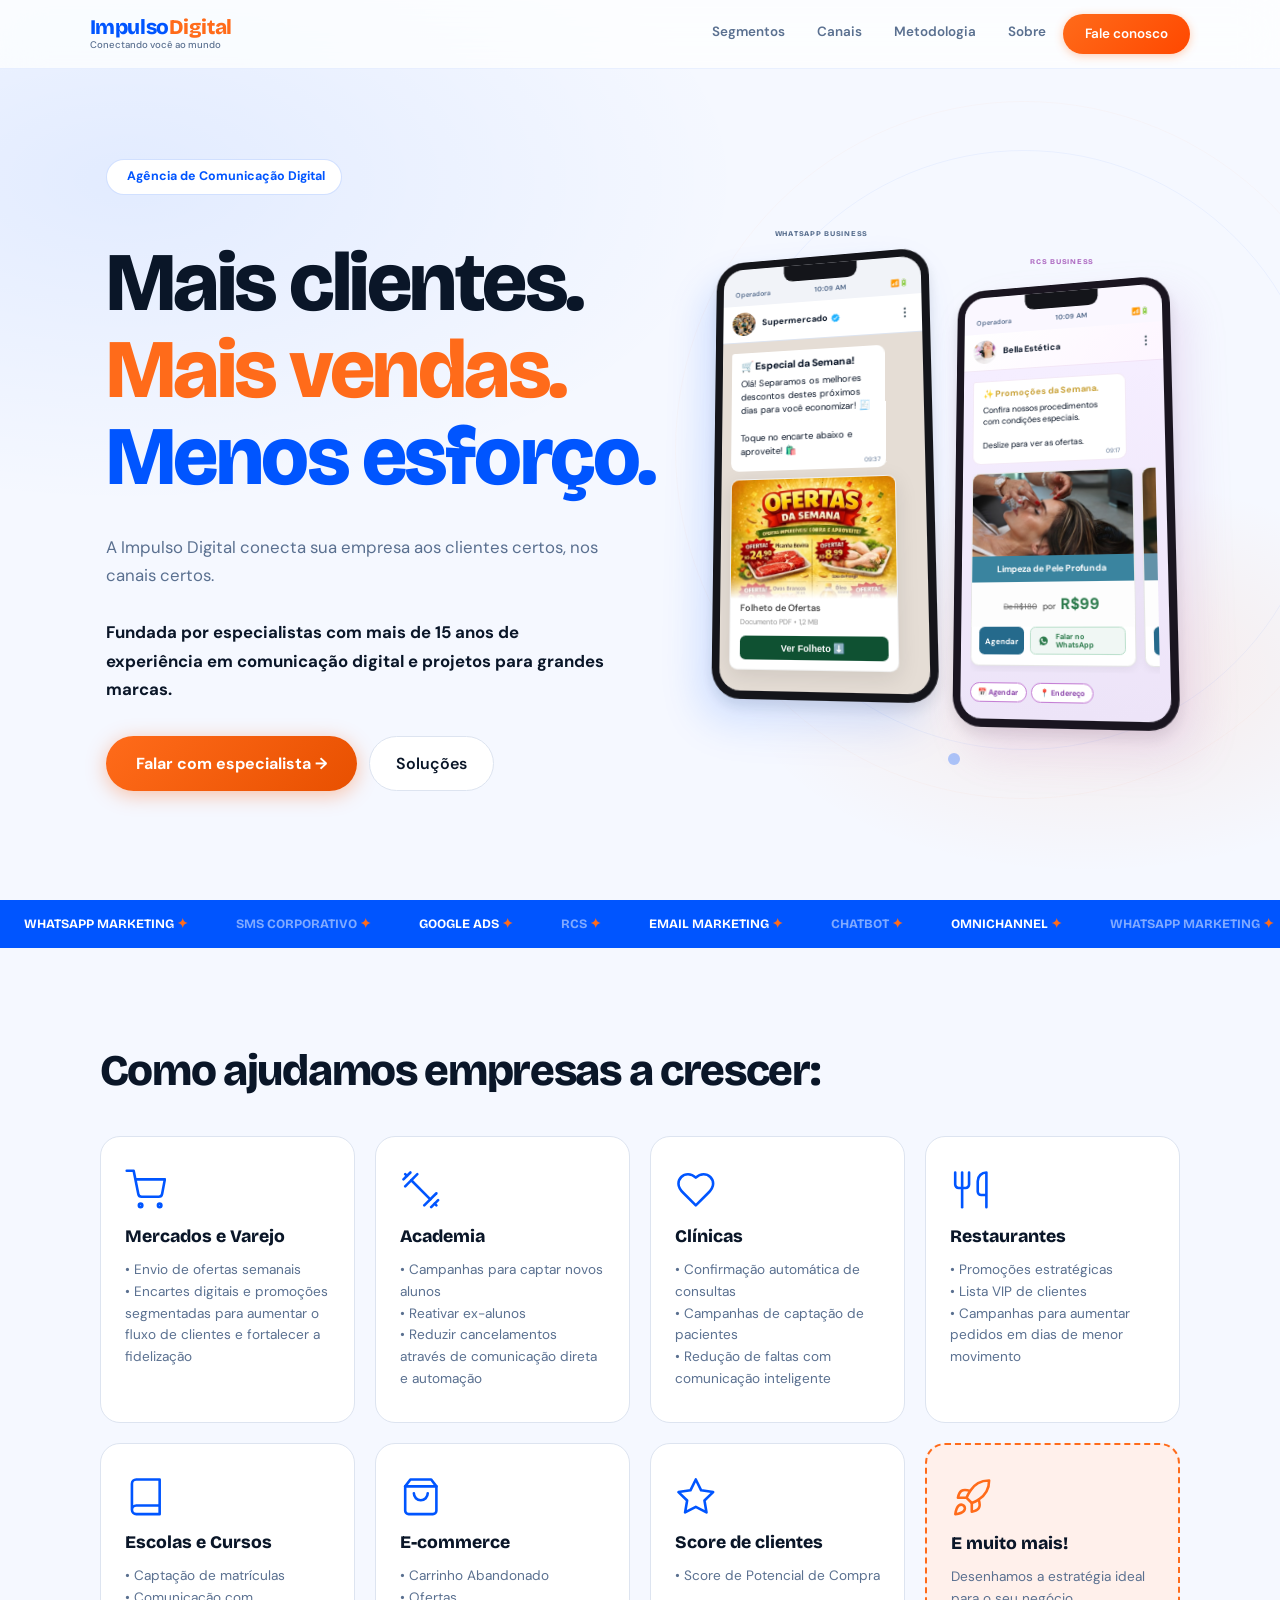
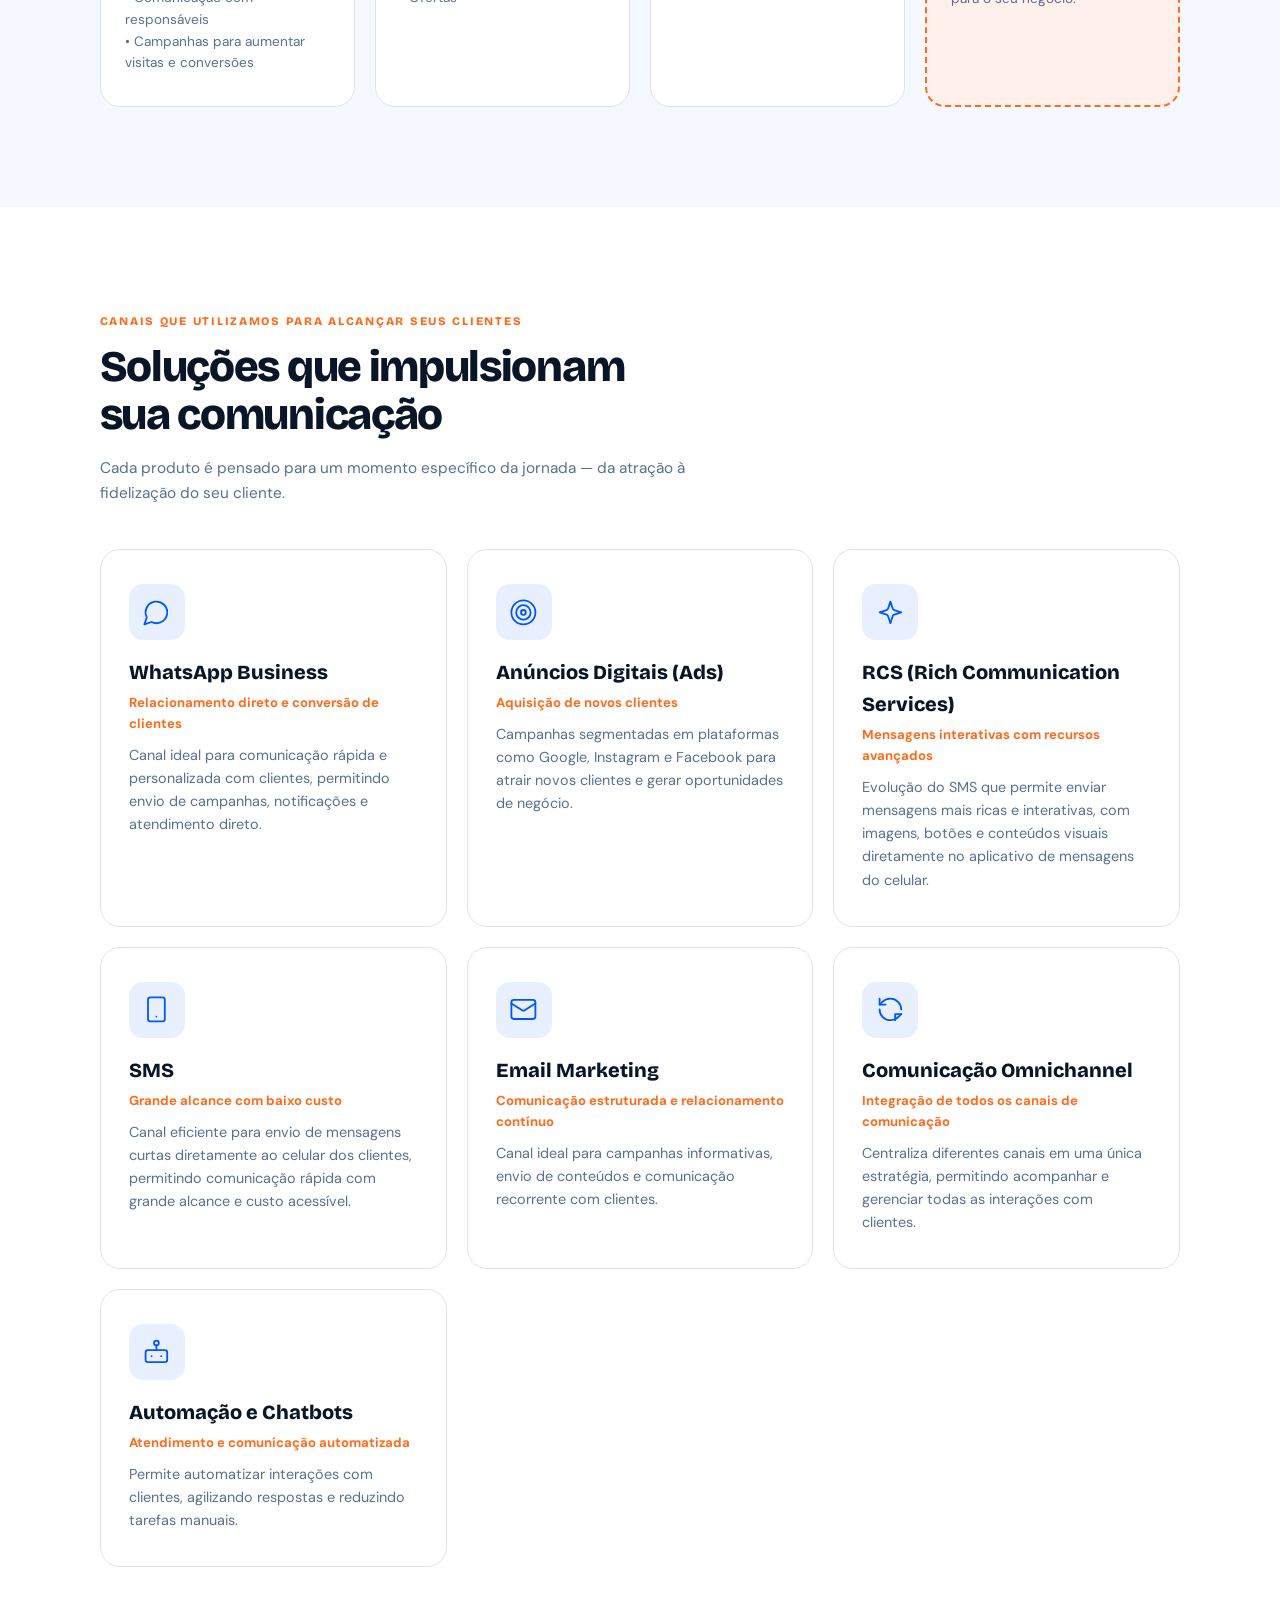
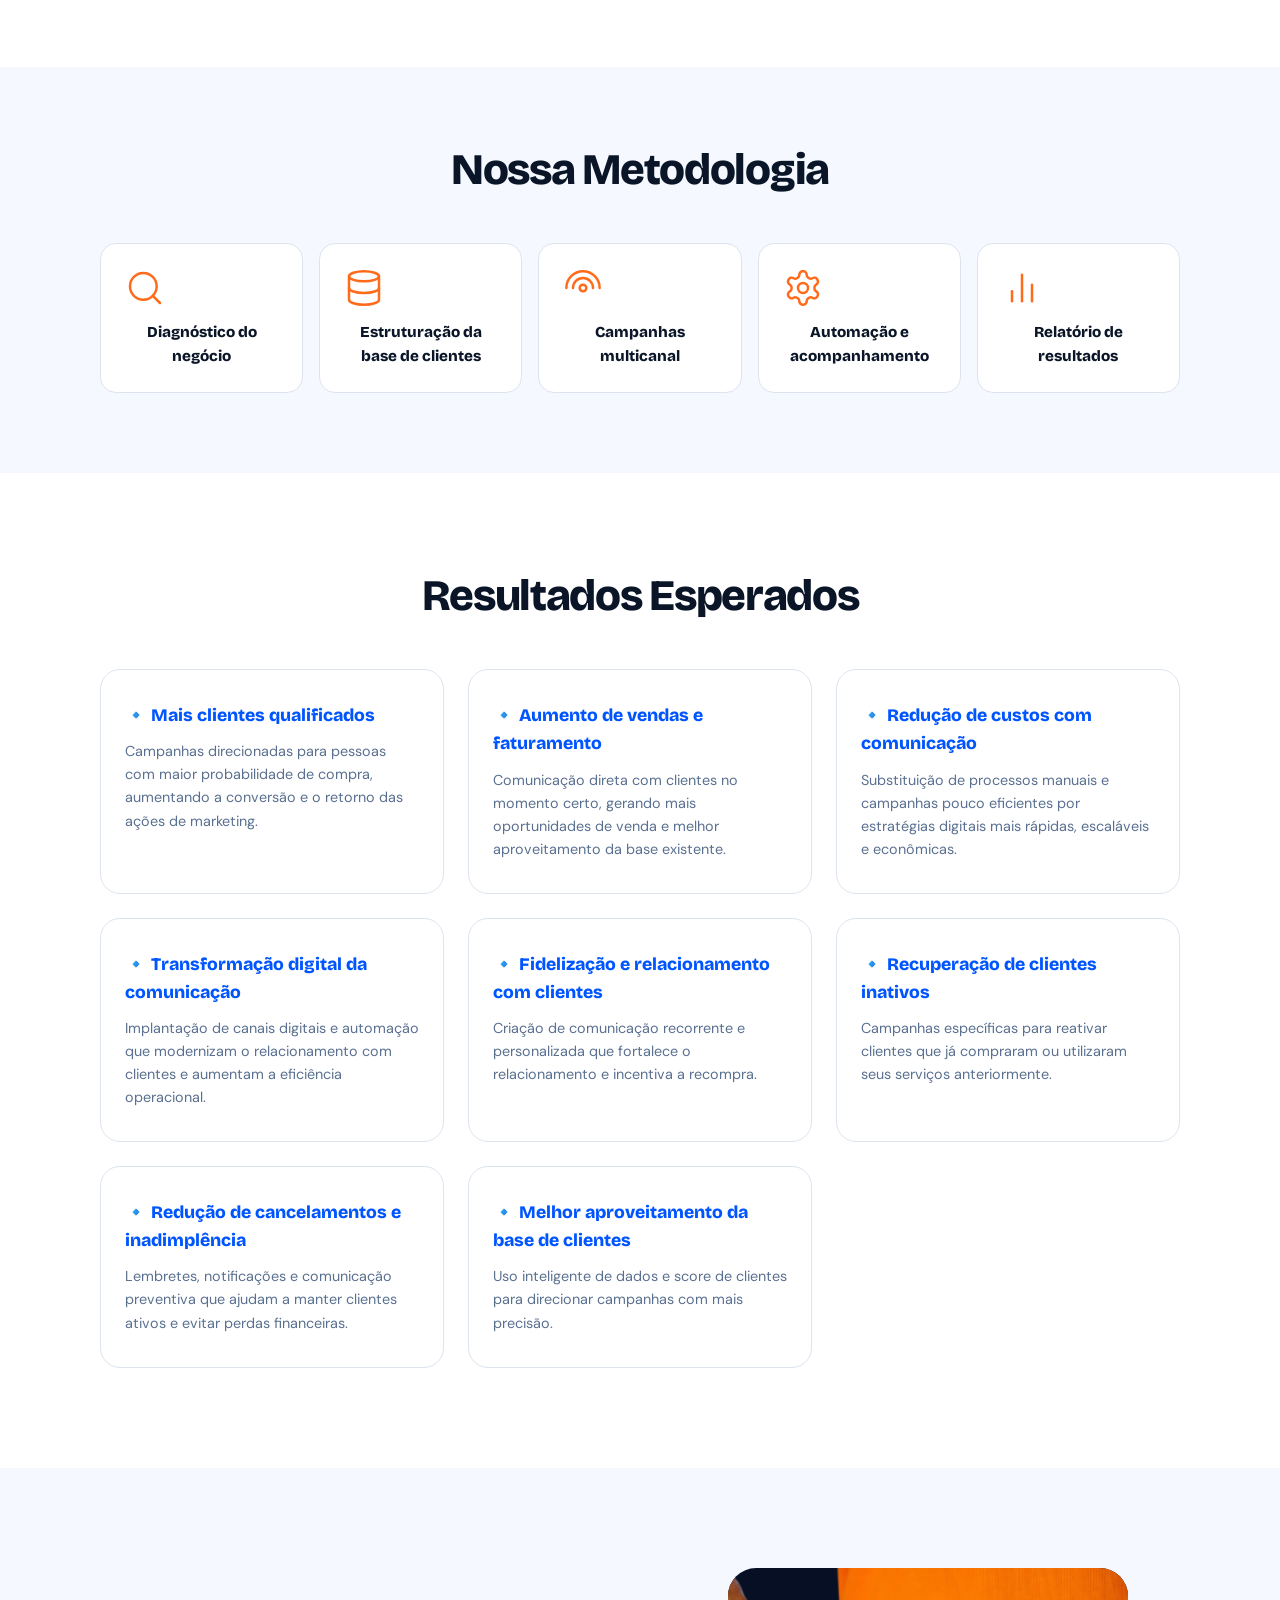
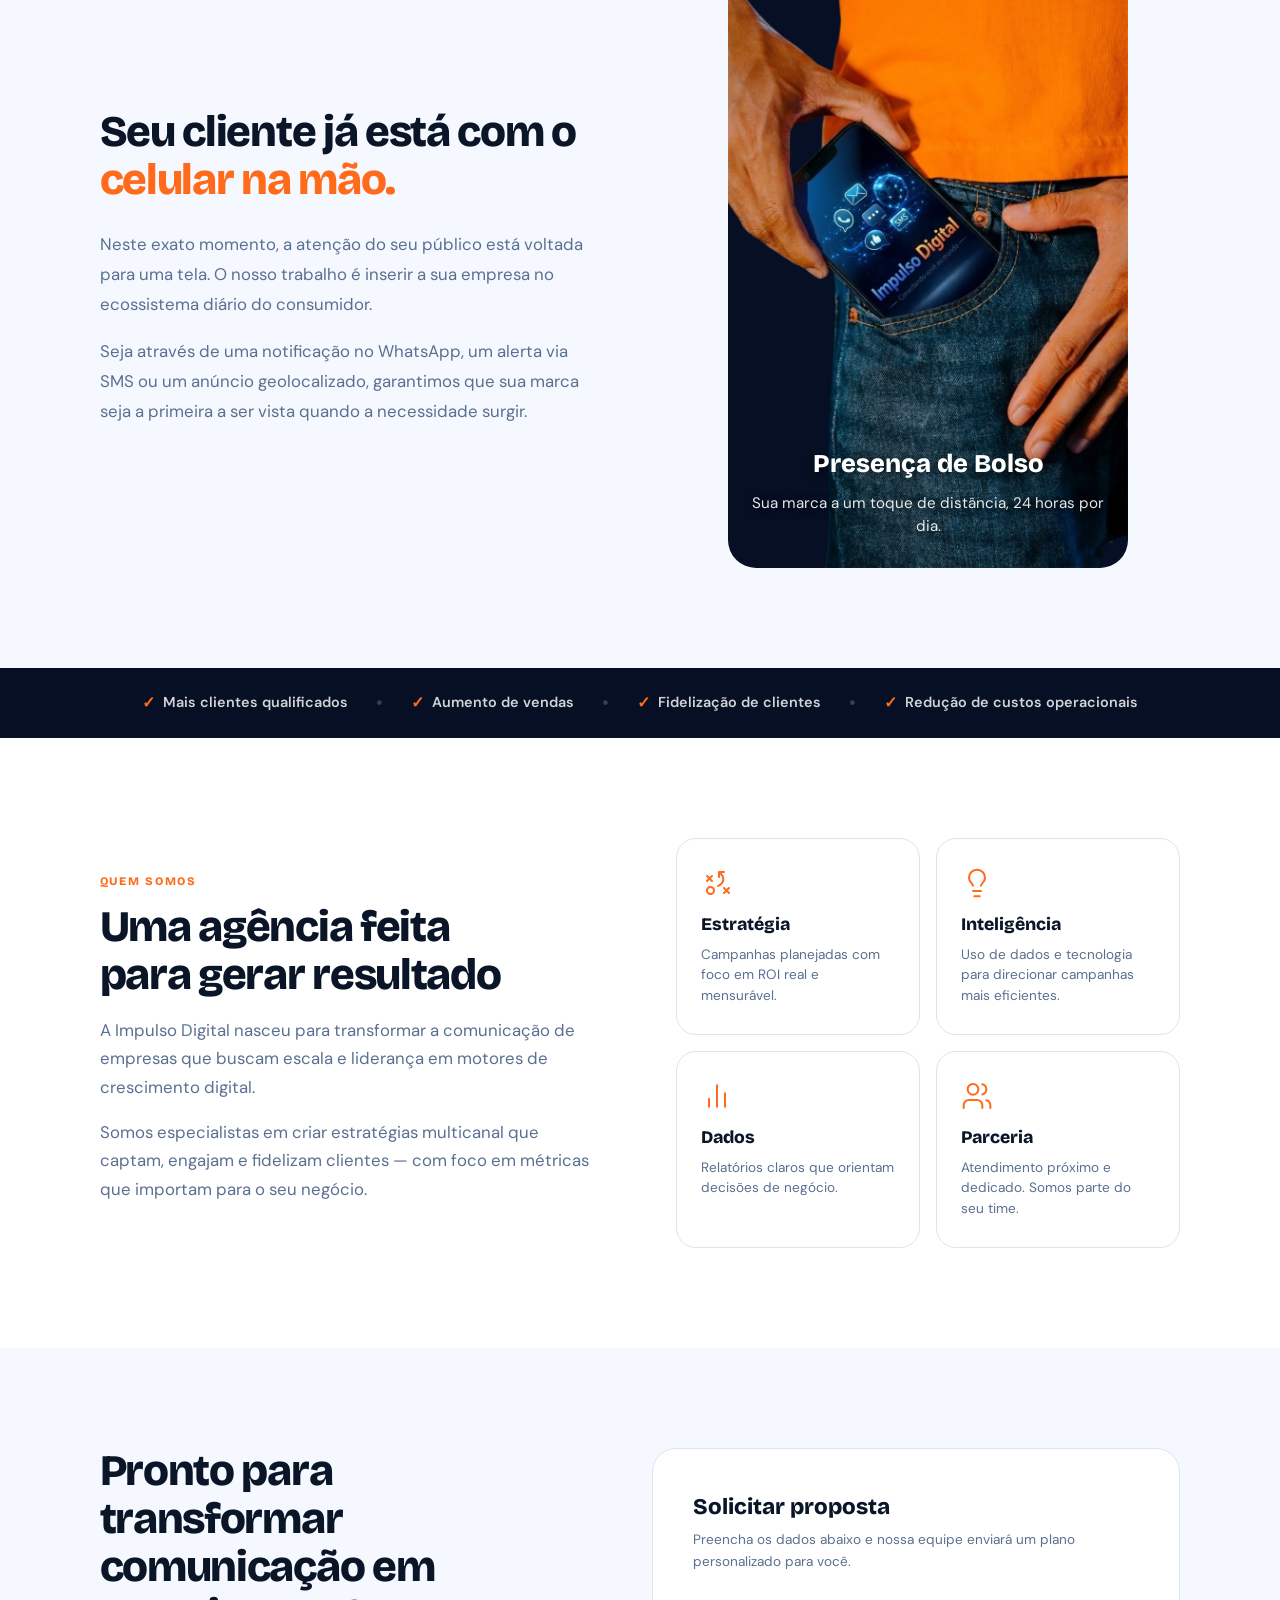
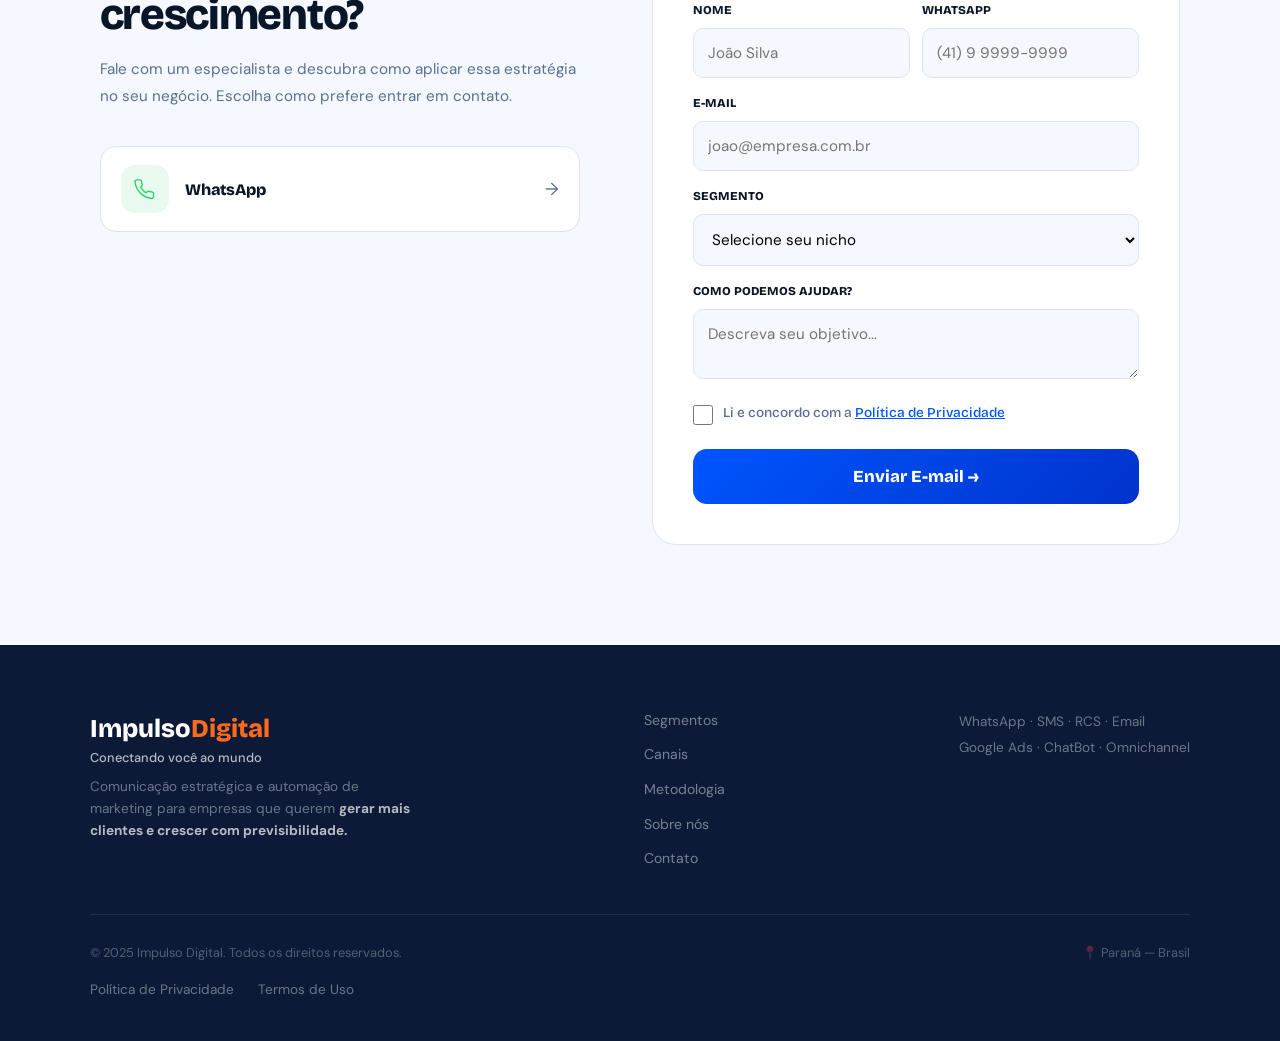
<file: index.html>
<!DOCTYPE html>
<html lang="pt-BR">
<head>
<meta charset="UTF-8">
<meta name="viewport" content="width=device-width, initial-scale=1.0">
<title>Impulso Digital — Marketing & Comunicação Digital</title>
<link href="https://fonts.googleapis.com/css2?family=Bricolage+Grotesque:opsz,wght@12..96,300;12..96,400;12..96,500;12..96,700;12..96,800&family=DM+Sans:ital,opsz,wght@0,9..40,300;0,9..40,400;0,9..40,500;1,9..40,300&display=swap" rel="stylesheet">
<link rel="icon" type="image/png" href="assets/img/favicon.avif">
<link rel="preconnect" href="https://fonts.googleapis.com">
<link rel="stylesheet" href="css/styles.css">
</head>
<body>

<header id="main-nav">
  <div class="nav-logo">
    Impulso<em>Digital</em>
    <div class="logo-sub">Conectando você ao mundo</div>
  </div>
  <ul class="nav-links">
    <li><a href="#segmentos">Segmentos</a></li>
    <li><a href="#servicos">Canais</a></li>
    <li><a href="#metodologia">Metodologia</a></li>
    <li><a href="#sobre">Sobre</a></li>
    <li><a href="#contato" class="nav-cta">Fale conosco</a></li>
  </ul>
  <div class="nav-ham" id="navHam" onclick="toggleDrawer()">
    <span></span><span></span><span></span>
  </div>
</header>

<div class="nav-drawer" id="navDrawer">
  <button class="drawer-close" onclick="toggleDrawer()">✕</button>
  <a href="#segmentos" onclick="toggleDrawer()">Segmentos</a>
  <a href="#servicos" onclick="toggleDrawer()">Canais</a>
  <a href="#metodologia" onclick="toggleDrawer()">Metodologia</a>
  <a href="#sobre" onclick="toggleDrawer()">Sobre</a>
  <a href="#contato" onclick="toggleDrawer()" style="color:var(--orange)">Fale conosco →</a>
</div>

<!-- ═══════════════════════════════════════
     HERO
════════════════════════════════════════ -->
<section id="hero">
  <div class="hero-deco-ring"></div>
  <div class="hero-deco-dot d1"></div>
  <div class="hero-deco-dot d2"></div>
  <div class="hero-deco-dot d3"></div>

  <div class="hero-inner">
    <div class="hero-content">
      <div class="hero-eyebrow">
        <span class="eyebrow-dot"></span>
        Agência de Comunicação Digital
      </div>

      <h1 class="hero-title">
        Mais clientes.<br>
        <span class="ht-accent">Mais vendas.</span><br>
        <span class="ht-light">Menos esforço.</span>
      </h1>

      <div class="hero-foot">
        <p class="hero-desc">
          A Impulso Digital conecta sua empresa aos clientes certos, nos canais certos.<br><br>
          <strong style="color: var(--ink); font-weight: 700;">Fundada por especialistas com mais de 15 anos de experiência em comunicação digital e projetos para grandes marcas.</strong>
        </p>
        <div class="hero-btns">
          <a href="#contato" class="btn-solid">Falar com especialista →</a>
          <a href="#servicos" class="btn-outline">Soluções</a>
        </div>
      </div>
    </div>

    <div class="hero-visual">
      <div class="hero-phones-duo">

        <!-- ── CELULAR 1: Supermercado (original) ── -->
        <div class="hero-mockup-wrapper r phone-left">
          <div class="phone-label">WhatsApp Business</div>
          <div class="chat-interface-wrapper">
            <div class="chat-status-bar">
              <span>Operadora</span>
              <span style="font-weight:700">10:09 AM</span>
              <span>📶🔋</span>
            </div>
            <div class="chat-header">
              <div class="chat-avatar">
                <img src="assets/img/logo-perfil.avif" alt="Perfil">
              </div>
              <div class="chat-info">
                <div class="chat-name">
                  Supermercado
                  <span class="verified-badge">
                    <svg width="14" height="14" viewBox="0 0 24 24" fill="none" xmlns="http://www.w3.org/2000/svg">
                      <path d="M23 12L20.56 9.21L20.9 5.52L17.29 4.7L15.4 1.5L12 2.96L8.6 1.5L6.71 4.69L3.1 5.5L3.44 9.21L1 12L3.44 14.79L3.1 18.49L6.71 19.31L8.6 22.5L12 21.03L15.4 22.49L17.29 19.3L20.9 18.48L20.56 14.79L23 12ZM10 17L6 13L7.41 11.59L10 14.17L16.59 7.58L18 9L10 17Z" fill="#20B2FF"/>
                    </svg>
                  </span>
                </div>
              </div>
              <div class="chat-actions">
                <svg width="20" height="20" viewBox="0 0 24 24" fill="none" xmlns="http://www.w3.org/2000/svg" style="cursor:pointer;">
                  <path d="M12 7C13.1046 7 14 6.10457 14 5C14 3.89543 13.1046 3 12 3C10.8954 3 10 3.89543 10 5C10 6.10457 10.8954 7 12 7Z" fill="#54656f"/>
                  <path d="M12 14C13.1046 14 14 13.1046 14 12C14 10.8954 13.1046 10 12 10C10.8954 10 10 10.8954 10 12C10 13.1046 10.8954 14 12 14Z" fill="#54656f"/>
                  <path d="M12 21C13.1046 21 14 20.1046 14 19C14 17.8954 13.1046 17 12 17C10.8954 17 10 17.8954 10 19C10 20.1046 10.8954 21 12 21Z" fill="#54656f"/>
                </svg>
              </div>
            </div>
            <div class="chat-body">
              <div class="chat-bubble received" style="font-size:0.85rem;line-height:1.5;">
                <span style="font-weight:800;font-size:0.95rem;display:block;margin-bottom:4px;">🛒 Especial da Semana!</span>
                Olá! Separamos os melhores descontos destes próximos dias para você economizar! 🧾<br><br>Toque no encarte abaixo e aproveite! 🛍️
                <span class="bubble-time">09:37</span>
              </div>
              <div class="chat-card received chat-image-msg hover-card" style="padding:0;background:var(--white);border-radius:12px;margin-bottom:12px;overflow:hidden;border:1px solid rgba(0,0,0,0.06);display:flex;flex-direction:column;">
                <div style="position:relative;max-height:170px;overflow:hidden;flex-shrink:0;">
                  <img src="assets/img/encarte-supermercado.avif" alt="Encarte" style="width:100%;display:block;object-fit:cover;object-position:top;">
                  <div style="position:absolute;bottom:0;left:0;right:0;height:35px;background:linear-gradient(to bottom,rgba(255,255,255,0) 0%,rgba(255,255,255,1) 100%);pointer-events:none;z-index:1;"></div>
                </div>
                <div style="padding:2px 14px 12px;background:var(--white);position:relative;z-index:5;">
                  <div style="font-weight:600;font-size:0.82rem;color:#4a4a4a;margin-bottom:1px;">Folheto de Ofertas</div>
                  <div style="font-size:0.65rem;color:#8e8e8e;margin-bottom:10px;">Documento PDF • 1,2 MB</div>
                  <button style="width:100%;background:#0f5132;color:white;border:none;padding:9px;border-radius:8px;font-weight:700;font-size:0.82rem;cursor:pointer;">Ver Folheto ⬇️</button>
                </div>
              </div>
            </div>
          </div>
        </div>

        <div class="hero-mockup-wrapper r d1 phone-right">
          <div class="phone-label phone-label-rcs">RCS Business</div>
          <div class="chat-interface-wrapper rcs-phone">
            <div class="chat-status-bar" style="background:#faf7ff;">
              <span>Operadora</span>
              <span style="font-weight:700">10:09 AM</span>
              <span>📶🔋</span>
            </div>
            <div class="chat-header rcs-header">
              <div class="chat-avatar rcs-avatar">
                <span style="font-size:1.2rem;">
                  <img src="assets/img/perfil-estetica.avif" alt="Limpeza de Pele">
                </span>
              </div>
              <div class="chat-info">
                <div class="chat-name" style="flex-direction:column;align-items:flex-start;gap:1px;">
                  <span style="display:flex;align-items:center;gap:4px;">
                    Bella Estética
                  </span>
                </div>
              </div>
              <div class="chat-actions">
                <svg width="20" height="20" viewBox="0 0 24 24" fill="none" style="cursor:pointer;">
                  <path d="M12 7C13.1046 7 14 6.10457 14 5C14 3.89543 13.1046 3 12 3C10.8954 3 10 3.89543 10 5C10 6.10457 10.8954 7 12 7Z" fill="#54656f"/>
                  <path d="M12 14C13.1046 14 14 13.1046 14 12C14 10.8954 13.1046 10 12 10C10.8954 10 10 10.8954 10 12C10 13.1046 10.8954 14 12 14Z" fill="#54656f"/>
                  <path d="M12 21C13.1046 21 14 20.1046 14 19C14 17.8954 13.1046 17 12 17C10.8954 17 10 17.8954 10 19C10 20.1046 10.8954 21 12 21Z" fill="#54656f"/>
                </svg>
              </div>
            </div>
            
            <div class="chat-body rcs-body">

              <div class="chat-bubble received rcs-bubble">
                <span style="font-weight:800;font-size:0.82rem;display:flex;align-items:center;gap:4px;margin-bottom:6px;color:#caa43d;">✨ Promoções da Semana.</span>
                Confira nossos procedimentos com condições especiais.<br><br>Deslize para ver as ofertas.
                <span class="bubble-time">09:17</span>
              </div>

              <div class="rcs-image-carousel">
                <div class="rcs-track">
                  
                  <div class="rcs-img-card hover-card">
                    <img src="assets/img/estetica1.jpg" alt="Limpeza de Pele" class="rcs-card-photo">
                    <div class="rcs-title-strip">Limpeza de Pele Profunda</div>
                    <div class="rcs-price-box">
                      <span class="rcs-old-price">De R$180</span>
                      <span class="rcs-por">por</span>
                      <span class="rcs-new-price">R$99</span>
                    </div>
                    <div class="rcs-card-actions-row">
                      <button class="rcs-btn-blue">Agendar</button>
                      <button class="rcs-btn-wpp">
                        <svg width="14" height="14" viewBox="0 0 24 24" fill="#2b7a4b"><path d="M12.031 6.172c-3.181 0-5.767 2.586-5.768 5.766-.001 1.298.38 2.27 1.019 3.287l-.582 2.128 2.182-.573c.978.58 1.911.928 3.145.929 3.178 0 5.767-2.587 5.768-5.766.001-3.187-2.575-5.77-5.764-5.771zm3.392 8.244c-.144.405-.837.774-1.17.824-.299.045-.677.063-1.092-.069-.252-.08-.575-.187-.988-.365-1.739-.751-2.874-2.502-2.961-2.617-.087-.116-.708-.94-.708-1.793s.448-1.273.607-1.446c.159-.173.346-.217.462-.217l.332.006c.106.005.249-.04.39.298.144.347.491 1.2.534 1.287.043.087.072.188.014.304-.058.116-.087.188-.173.289l-.26.304c-.087.086-.177.18-.076.354.101.174.449.741.964 1.201.662.591 1.221.774 1.394.86s.274.072.376-.043c.101-.116.433-.506.549-.68.116-.173.231-.145.39-.087s1.011.477 1.184.564.289.13.332.202c.045.072.045.419-.099.824z"/></svg>
                        Falar no WhatsApp
                      </button>
                    </div>
                  </div>

                  <div class="rcs-img-card hover-card">
                    <img src="assets/img/estetica2.jpg" alt="Drenagem" class="rcs-card-photo">
                    <div class="rcs-title-strip" style="background: #6392a8;">Drenagem Linfática</div>
                    <div class="rcs-price-box">
                      <span class="rcs-old-price">De R$150</span>
                      <span class="rcs-por">por</span>
                      <span class="rcs-new-price">R$89</span>
                    </div>
                    <div class="rcs-card-actions-row">
                      <button class="rcs-btn-blue">Agendar</button>
                      <button class="rcs-btn-wpp">
                        <svg width="14" height="14" viewBox="0 0 24 24" fill="#2b7a4b"><path d="M12.031 6.172c-3.181 0-5.767 2.586-5.768 5.766-.001 1.298.38 2.27 1.019 3.287l-.582 2.128 2.182-.573c.978.58 1.911.928 3.145.929 3.178 0 5.767-2.587 5.768-5.766.001-3.187-2.575-5.77-5.764-5.771zm3.392 8.244c-.144.405-.837.774-1.17.824-.299.045-.677.063-1.092-.069-.252-.08-.575-.187-.988-.365-1.739-.751-2.874-2.502-2.961-2.617-.087-.116-.708-.94-.708-1.793s.448-1.273.607-1.446c.159-.173.346-.217.462-.217l.332.006c.106.005.249-.04.39.298.144.347.491 1.2.534 1.287.043.087.072.188.014.304-.058.116-.087.188-.173.289l-.26.304c-.087.086-.177.18-.076.354.101.174.449.741.964 1.201.662.591 1.221.774 1.394.86s.274.072.376-.043c.101-.116.433-.506.549-.68.116-.173.231-.145.39-.087s1.011.477 1.184.564.289.13.332.202c.045.072.045.419-.099.824z"/></svg>
                        Falar no WhatsApp
                      </button>
                    </div>
                  </div>

                </div>
              </div>
              
              <div class="rcs-quick-replies" style="margin-top: 4px;">
                <button class="rcs-qr-chip">📅 Agendar</button>
                <button class="rcs-qr-chip">📍 Endereço</button>
              </div>

            </div>
          </div>
        </div>

      </div>
    </div>
  </div>
</section>

<!-- MARQUEE -->
<div class="marquee-wrap">
  <div class="marquee-track">
    <span class="m-item on">WhatsApp Marketing <span class="m-dot">✦</span></span>
    <span class="m-item">SMS Corporativo <span class="m-dot">✦</span></span>
    <span class="m-item on">Google Ads <span class="m-dot">✦</span></span>
    <span class="m-item">RCS <span class="m-dot">✦</span></span>
    <span class="m-item on">Email Marketing <span class="m-dot">✦</span></span>
    <span class="m-item">ChatBot <span class="m-dot">✦</span></span>
    <span class="m-item on">Omnichannel <span class="m-dot">✦</span></span>
    <span class="m-item">WhatsApp Marketing <span class="m-dot">✦</span></span>
    <span class="m-item on">SMS Corporativo <span class="m-dot">✦</span></span>
    <span class="m-item">Google Ads <span class="m-dot">✦</span></span>
    <span class="m-item on">RCS <span class="m-dot">✦</span></span>
    <span class="m-item">Email Marketing <span class="m-dot">✦</span></span>
    <span class="m-item on">ChatBot <span class="m-dot">✦</span></span>
    <span class="m-item">Omnichannel <span class="m-dot">✦</span></span>
    <span class="m-item on">WhatsApp Marketing <span class="m-dot">✦</span></span>
    <span class="m-item">SMS Corporativo <span class="m-dot">✦</span></span>
    <span class="m-item on">Google Ads <span class="m-dot">✦</span></span>
    <span class="m-item">RCS <span class="m-dot">✦</span></span>
    <span class="m-item on">Email Marketing <span class="m-dot">✦</span></span>
    <span class="m-item">ChatBot <span class="m-dot">✦</span></span>
    <span class="m-item on">Omnichannel <span class="m-dot">✦</span></span>
    <span class="m-item">WhatsApp Marketing <span class="m-dot">✦</span></span>
    <span class="m-item on">SMS Corporativo <span class="m-dot">✦</span></span>
    <span class="m-item">Google Ads <span class="m-dot">✦</span></span>
    <span class="m-item on">RCS <span class="m-dot">✦</span></span>
    <span class="m-item">Email Marketing <span class="m-dot">✦</span></span>
    <span class="m-item on">ChatBot <span class="m-dot">✦</span></span>
    <span class="m-item">Omnichannel <span class="m-dot">✦</span></span>
  </div>
</div>

<!-- ═══════════════════════════════════════
     SEGMENTOS
════════════════════════════════════════ -->
<section id="segmentos">
  <div class="inner">
    <div class="r" style="margin-bottom:40px;">
  <h2 class="sec-title">Como ajudamos empresas a crescer:</h2>
  <div class="swipe-hint">Deslize para ver mais ➔</div>
</div>
    
    <div class="seg-grid r d1">
      <div class="seg-card hover-card">
        <span class="seg-emoji"><svg viewBox="0 0 24 24"><circle cx="9" cy="21" r="1"/><circle cx="20" cy="21" r="1"/><path d="M1 1h4l2.68 13.39a2 2 0 0 0 2 1.61h9.72a2 2 0 0 0 2-1.61L23 6H6"/></svg></span>
        <div class="seg-name">Mercados e Varejo</div>
        <div class="seg-hint">
          • Envio de ofertas semanais<br>
          • Encartes digitais e promoções segmentadas para aumentar o fluxo de clientes e fortalecer a fidelização
        </div>
      </div>
      <div class="seg-card hover-card">
        <span class="seg-emoji"><svg viewBox="0 0 24 24"><path d="m6.5 6.5 11 11"/><path d="m21 21-1-1"/><path d="m3 3 1 1"/><path d="m18 22 4-4"/><path d="m2 6 4-4"/><path d="m3 10 7-7"/><path d="m14 21 7-7"/></svg></span>
        <div class="seg-name">Academia</div>
        <div class="seg-hint">
          • Campanhas para captar novos alunos<br>
          • Reativar ex-alunos<br>
          • Reduzir cancelamentos através de comunicação direta e automação
        </div>
      </div>
      <div class="seg-card hover-card">
        <span class="seg-emoji"><svg viewBox="0 0 24 24"><path d="M19 14c1.49-1.46 3-3.21 3-5.5A5.5 5.5 0 0 0 16.5 3c-1.76 0-3 .5-4.5 2-1.5-1.5-2.74-2-4.5-2A5.5 5.5 0 0 0 2 8.5c0 2.3 1.5 4.05 3 5.5l7 7Z"/></svg></span>
        <div class="seg-name">Clínicas</div>
        <div class="seg-hint">
          • Confirmação automática de consultas<br>
          • Campanhas de captação de pacientes<br>
          • Redução de faltas com comunicação inteligente
        </div>
      </div>
      <div class="seg-card hover-card">
        <span class="seg-emoji"><svg viewBox="0 0 24 24"><path d="M3 2v7c0 1.1.9 2 2 2h4a2 2 0 0 0 2-2V2"/><path d="M7 2v20"/><path d="M21 15V2a5 5 0 0 0-5 5v6c0 1.1.9 2 2 2h3Zm0 0v7"/></svg></span>
        <div class="seg-name">Restaurantes</div>
        <div class="seg-hint">
          • Promoções estratégicas<br>
          • Lista VIP de clientes<br>
          • Campanhas para aumentar pedidos em dias de menor movimento
        </div>
      </div>
      <div class="seg-card hover-card">
        <span class="seg-emoji"><svg viewBox="0 0 24 24"><path d="M4 19.5v-15A2.5 2.5 0 0 1 6.5 2H20v20H6.5a2.5 2.5 0 0 1 0-5H20"/></svg></span>
        <div class="seg-name">Escolas e Cursos</div>
        <div class="seg-hint">
          • Captação de matrículas<br>
          • Comunicação com responsáveis<br>
          • Campanhas para aumentar visitas e conversões
        </div>
      </div>
      <div class="seg-card hover-card">
        <span class="seg-emoji"><svg viewBox="0 0 24 24"><path d="M6 2L3 6v14a2 2 0 0 0 2 2h14a2 2 0 0 0 2-2V6l-3-4Z"/><path d="M3 6h18"/><path d="M16 10a4 4 0 0 1-8 0"/></svg></span>
        <div class="seg-name">E-commerce</div>
        <div class="seg-hint">
          • Carrinho Abandonado<br>
          • Ofertas
        </div>
      </div>
      <div class="seg-card hover-card">
        <span class="seg-emoji"><svg viewBox="0 0 24 24"><polygon points="12 2 15.09 8.26 22 9.27 17 14.14 18.18 21.02 12 17.77 5.82 21.02 7 14.14 2 9.27 8.91 8.26 12 2"/></svg></span>
        <div class="seg-name">Score de clientes</div>
        <div class="seg-hint">
          • Score de Potencial de Compra
        </div>
      </div>
      <div class="seg-card hover-card" style="background: var(--orange-lt); border: 2px dashed var(--orange);">
        <span class="seg-emoji" style="color: var(--orange);"><svg viewBox="0 0 24 24"><path d="M4.5 16.5c-1.5 1.26-2 5-2 5s3.74-.5 5-2c.71-.84.7-2.13-.09-2.91a2.18 2.18 0 0 0-2.91-.09z"/><path d="M12 15l-3-3a22 22 0 0 1 2-3.95A12.88 12.88 0 0 1 22 2c0 2.72-.78 7.5-6 11a22.35 22.35 0 0 1-4 2z"/><path d="M9 12H4s.55-3.03 2-4c1.62-1.08 5 0 5 0"/><path d="M12 15v5s3.03-.55 4-2c1.08-1.62 0-5 0-5"/></svg></span>
        <div class="seg-name">E muito mais!</div>
        <div class="seg-hint">Desenhamos a estratégia ideal para o seu negócio.</div>
      </div>
    </div>
  </div>
</section>

<!-- ═══════════════════════════════════════
     CANAIS / SERVIÇOS
════════════════════════════════════════ -->
<section id="servicos">
  <div class="inner">
    <div class="sec-header r">
      <div>
        <span class="sec-eyebrow">Canais que utilizamos para alcançar seus clientes</span>
        <h2 class="sec-title">Soluções que impulsionam<br>sua comunicação</h2>
        <p class="sec-sub">Cada produto é pensado para um momento específico da jornada — da atração à fidelização do seu cliente.</p>
        
        <div class="swipe-hint" style="margin-top: 15px;">Deslize para ver mais ➔</div>
        
      </div>
    </div>

    <div class="bento r d1">
      <div class="bc hover-card">
        <div class="icon-wrap"><svg viewBox="0 0 24 24"><path d="M7.9 20A9 9 0 1 0 4 16.1L2 22Z"/></svg></div>
        <div class="bc-name">WhatsApp Business</div>
        <div class="bc-sub-label">Relacionamento direto e conversão de clientes</div>
        <div class="bc-desc">Canal ideal para comunicação rápida e personalizada com clientes, permitindo envio de campanhas, notificações e atendimento direto.</div>
      </div>
      <div class="bc hover-card">
        <div class="icon-wrap"><svg viewBox="0 0 24 24"><circle cx="12" cy="12" r="10"/><circle cx="12" cy="12" r="6"/><circle cx="12" cy="12" r="2"/></svg></div>
        <div class="bc-name">Anúncios Digitais (Ads)</div>
        <div class="bc-sub-label">Aquisição de novos clientes</div>
        <div class="bc-desc">Campanhas segmentadas em plataformas como Google, Instagram e Facebook para atrair novos clientes e gerar oportunidades de negócio.</div>
      </div>
      <div class="bc hover-card wide">
        <div class="rcs-layout">
          <div>
            <div class="icon-wrap"><svg viewBox="0 0 24 24"><path d="m12 3-1.912 5.813a2 2 0 0 1-1.275 1.275L3 12l5.813 1.912a2 2 0 0 1 1.275 1.275L12 21l1.912-5.813a2 2 0 0 1 1.275-1.275L21 12l-5.813-1.912a2 2 0 0 1-1.275-1.275L12 3Z"/></svg></div>
            <div class="bc-name">RCS (Rich Communication Services)</div>
            <div class="bc-sub-label">Mensagens interativas com recursos avançados</div>
            <div class="bc-desc">Evolução do SMS que permite enviar mensagens mais ricas e interativas, com imagens, botões e conteúdos visuais diretamente no aplicativo de mensagens do celular.</div>
          </div>
        </div>
      </div>
      <div class="bc hover-card">
        <div class="icon-wrap"><svg viewBox="0 0 24 24"><rect width="14" height="20" x="5" y="2" rx="2" ry="2"/><path d="M12 18h.01"/></svg></div>
        <div class="bc-name">SMS</div>
        <div class="bc-sub-label">Grande alcance com baixo custo</div>
        <div class="bc-desc">Canal eficiente para envio de mensagens curtas diretamente ao celular dos clientes, permitindo comunicação rápida com grande alcance e custo acessível.</div>
      </div>
      <div class="bc hover-card">
        <div class="icon-wrap"><svg viewBox="0 0 24 24"><rect width="20" height="16" x="2" y="4" rx="2"/><path d="m22 7-8.97 5.7a1.94 1.94 0 0 1-2.06 0L2 7"/></svg></div>
        <div class="bc-name">Email Marketing</div>
        <div class="bc-sub-label">Comunicação estruturada e relacionamento contínuo</div>
        <div class="bc-desc">Canal ideal para campanhas informativas, envio de conteúdos e comunicação recorrente com clientes.</div>
      </div>
      <div class="bc hover-card">
        <div class="icon-wrap"><svg viewBox="0 0 24 24"><path d="M21 12a9 9 0 0 0-9-9 9.75 9.75 0 0 0-6.74 2.74L3 8"/><path d="M3 3v5h5"/><path d="M3 12a9 9 0 0 0 9 9 9.75 9.75 0 0 0 6.74-2.74L21 16"/><path d="M16 21v-5h5"/></svg></div>
        <div class="bc-name">Comunicação Omnichannel</div>
        <div class="bc-sub-label">Integração de todos os canais de comunicação</div>
        <div class="bc-desc">Centraliza diferentes canais em uma única estratégia, permitindo acompanhar e gerenciar todas as interações com clientes.</div>
      </div>
      <div class="bc hover-card">
        <div class="icon-wrap"><svg viewBox="0 0 24 24"><rect width="18" height="10" x="3" y="11" rx="2"/><circle cx="12" cy="5" r="2"/><path d="M12 7v4"/><line x1="8" x2="8" y1="16" y2="16"/><line x1="16" x2="16" y1="16" y2="16"/></svg></div>
        <div class="bc-name">Automação e Chatbots</div>
        <div class="bc-sub-label">Atendimento e comunicação automatizada</div>
        <div class="bc-desc">Permite automatizar interações com clientes, agilizando respostas e reduzindo tarefas manuais.</div>
      </div>
    </div>
  </div>
</section>

<!-- ═══════════════════════════════════════
     METODOLOGIA
════════════════════════════════════════ -->
<section id="metodologia">
  <div class="inner">
    <div class="r" style="text-align: center; margin-bottom: 48px;">
      <h2 class="sec-title">Nossa Metodologia</h2>
      <div class="swipe-hint" style="margin-top: 15px;">Deslize para ver mais ➔</div>
    </div>
    <div class="metodologia-grid r d1">
      <div class="met-step hover-card">
        <div class="met-icon"><svg viewBox="0 0 24 24"><circle cx="11" cy="11" r="8"/><path d="m21 21-4.3-4.3"/></svg></div>
        <div class="met-title">Diagnóstico do negócio</div>
      </div>
      <div class="met-step hover-card">
        <div class="met-icon"><svg viewBox="0 0 24 24"><ellipse cx="12" cy="5" rx="9" ry="3"/><path d="M3 5V19A9 3 0 0 0 21 19V5"/><path d="M3 12A9 3 0 0 0 21 12"/></svg></div>
        <div class="met-title">Estruturação da base de clientes</div>
      </div>
      <div class="met-step hover-card">
        <div class="met-icon"><svg viewBox="0 0 24 24"><path d="M2 12a10 10 0 0 1 10-10 10 10 0 0 1 10 10"/><path d="M6 12a6 6 0 0 1 6-6 6 6 0 0 1 6 6"/><circle cx="12" cy="12" r="2"/></svg></div>
        <div class="met-title">Campanhas multicanal</div>
      </div>
      <div class="met-step hover-card">
        <div class="met-icon"><svg viewBox="0 0 24 24"><path d="M12.22 2h-.44a2 2 0 0 0-2 2v.18a2 2 0 0 1-1 1.73l-.43.25a2 2 0 0 1-2 0l-.15-.08a2 2 0 0 0-2.73.73l-.22.38a2 2 0 0 0 .73 2.73l.15.1a2 2 0 0 1 1 1.72v.51a2 2 0 0 1-1 1.74l-.15.09a2 2 0 0 0-.73 2.73l.22.38a2 2 0 0 0 2.73.73l.15-.08a2 2 0 0 1 2 0l.43.25a2 2 0 0 1 1 1.73V20a2 2 0 0 0 2 2h.44a2 2 0 0 0 2-2v-.18a2 2 0 0 1 1-1.73l.43-.25a2 2 0 0 1 2 0l.15.08a2 2 0 0 0 2.73-.73l.22-.39a2 2 0 0 0-.73-2.73l-.15-.08a2 2 0 0 1-1-1.74v-.5a2 2 0 0 1 1-1.74l.15-.09a2 2 0 0 0 .73-2.73l-.22-.38a2 2 0 0 0-2.73-.73l-.15.08a2 2 0 0 1-2 0l-.43-.25a2 2 0 0 1-1-1.73V4a2 2 0 0 0-2-2z"/><circle cx="12" cy="12" r="3"/></svg></div>
        <div class="met-title">Automação e acompanhamento</div>
      </div>
      <div class="met-step hover-card">
        <div class="met-icon"><svg viewBox="0 0 24 24"><path d="M18 20V10"/><path d="M12 20V4"/><path d="M6 20v-6"/></svg></div>
        <div class="met-title">Relatório de resultados</div>
      </div>
    </div>
  </div>
</section>

<!-- ═══════════════════════════════════════
     RESULTADOS ESPERADOS
════════════════════════════════════════ -->
<section id="resultados">
  <div class="inner">
    <div class="r" style="text-align: center; margin-bottom: 48px;">
      <h2 class="sec-title">Resultados Esperados</h2>
      <div class="swipe-hint" style="margin-top: 15px;">Deslize para ver mais ➔</div>
    </div>
    <div class="resultados-grid r d1">
      <div class="res-item hover-card">
        <h4 class="res-title">🔹 Mais clientes qualificados</h4>
        <p class="res-desc">Campanhas direcionadas para pessoas com maior probabilidade de compra, aumentando a conversão e o retorno das ações de marketing.</p>
      </div>
      <div class="res-item hover-card">
        <h4 class="res-title">🔹 Aumento de vendas e faturamento</h4>
        <p class="res-desc">Comunicação direta com clientes no momento certo, gerando mais oportunidades de venda e melhor aproveitamento da base existente.</p>
      </div>
      <div class="res-item hover-card">
        <h4 class="res-title">🔹 Redução de custos com comunicação</h4>
        <p class="res-desc">Substituição de processos manuais e campanhas pouco eficientes por estratégias digitais mais rápidas, escaláveis e econômicas.</p>
      </div>
      <div class="res-item hover-card">
        <h4 class="res-title">🔹 Transformação digital da comunicação</h4>
        <p class="res-desc">Implantação de canais digitais e automação que modernizam o relacionamento com clientes e aumentam a eficiência operacional.</p>
      </div>
      <div class="res-item hover-card">
        <h4 class="res-title">🔹 Fidelização e relacionamento com clientes</h4>
        <p class="res-desc">Criação de comunicação recorrente e personalizada que fortalece o relacionamento e incentiva a recompra.</p>
      </div>
      <div class="res-item hover-card">
        <h4 class="res-title">🔹 Recuperação de clientes inativos</h4>
        <p class="res-desc">Campanhas específicas para reativar clientes que já compraram ou utilizaram seus serviços anteriormente.</p>
      </div>
      <div class="res-item hover-card">
        <h4 class="res-title">🔹 Redução de cancelamentos e inadimplência</h4>
        <p class="res-desc">Lembretes, notificações e comunicação preventiva que ajudam a manter clientes ativos e evitar perdas financeiras.</p>
      </div>
      <div class="res-item hover-card">
        <h4 class="res-title">🔹 Melhor aproveitamento da base de clientes</h4>
        <p class="res-desc">Uso inteligente de dados e score de clientes para direcionar campanhas com mais precisão.</p>
      </div>
    </div>
  </div>
</section>

<!-- ═══════════════════════════════════════
     ATENÇÃO — CELULAR NA MÃO
════════════════════════════════════════ -->
<section id="atencao">
  <div class="inner">
    <div class="atencao-grid">
      <div class="r">
        <h2 class="sec-title" style="margin-bottom:24px;">Seu cliente já está com o <span style="color:var(--orange)">celular na mão.</span></h2>
        <p style="color:var(--muted); font-size:1.05rem; line-height:1.8; margin-bottom:16px;">Neste exato momento, a atenção do seu público está voltada para uma tela. O nosso trabalho é inserir a sua empresa no ecossistema diário do consumidor.</p>
        <p style="color:var(--muted); font-size:1.05rem; line-height:1.8;">Seja através de uma notificação no WhatsApp, um alerta via SMS ou um anúncio geolocalizado, garantimos que sua marca seja a primeira a ser vista quando a necessidade surgir.</p>
      </div>
      <div class="r d1" style="display:flex; justify-content:center; align-items:center;">
          <div class="atencao-visual hover-card" style="position: relative; padding: 0; border-radius: 28px; background: var(--navy); border: none; overflow: hidden; display: flex; width: 100%; max-width: 400px;">
            
            <img src="assets/img/impulso-tech-logo.avif" alt="Impulso Digital Tech" style="width: 100%; height: auto; display: block;">
            
            <div style="position: absolute; bottom: 0; left: 0; right: 0; padding: 40px 24px 30px; text-align: center; color: white;">
              <h3 style="font-family: 'Bricolage Grotesque', sans-serif; font-size: 1.6rem; font-weight: 800; margin-bottom: 8px; text-shadow: 0 2px 10px rgba(0,0,0,0.6);">Presença de Bolso</h3>
              <p style="font-family: 'DM Sans', sans-serif; font-size: 0.95rem; line-height: 1.5; color: rgba(255,255,255,0.9); margin: 0; text-shadow: 0 2px 8px rgba(0,0,0,0.6);">Sua marca a um toque de distância, 24 horas por dia.</p>
            </div>

          </div>
      </div>
    </div>
  </div>
</section>

<!-- ═══════════════════════════════════════
     BARRA DE INDICADORES (substituiu stats numéricos)
════════════════════════════════════════ -->
<div class="indicators-bar">
  <div class="ind-item">
    <span class="ind-check">✓</span>
    Mais clientes qualificados
  </div>
  <div class="ind-sep">•</div>
  <div class="ind-item">
    <span class="ind-check">✓</span>
    Aumento de vendas
  </div>
  <div class="ind-sep">•</div>
  <div class="ind-item">
    <span class="ind-check">✓</span>
    Fidelização de clientes
  </div>
  <div class="ind-sep">•</div>
  <div class="ind-item">
    <span class="ind-check">✓</span>
    Redução de custos operacionais
  </div>
</div>

<!-- ═══════════════════════════════════════
     SOBRE
════════════════════════════════════════ -->
<section id="sobre">
  <div class="inner">
    <div class="sobre-grid">
      <div class="r sobre-text">
        <span class="sec-eyebrow">Quem somos</span>
        <h2 class="sec-title">Uma agência feita<br>para gerar resultado</h2>
        <p>A Impulso Digital nasceu para transformar a comunicação de empresas que buscam escala e liderança em motores de crescimento digital.</p>
        <p>Somos especialistas em criar estratégias multicanal que captam, engajam e fidelizam clientes — com foco em métricas que importam para o seu negócio.</p>
      </div>
      <div class="sobre-cards r d1">
        <div class="ab hover-card">
          <div class="ab-icon" style="color: var(--orange);">
            <svg viewBox="0 0 256 256" style="fill: currentColor; stroke: none;">
              <path d="M76,152a36,36,0,1,0,36,36A36,36,0,0,0,76,152Zm0,56a20,20,0,1,1,20-20A20,20,0,0,1,76,208ZM42.34,106.34,56.69,92,42.34,77.66A8,8,0,0,1,53.66,66.34L68,80.69,82.34,66.34A8,8,0,0,1,93.66,77.66L79.31,92l14.35,14.34a8,8,0,0,1-11.32,11.32L68,103.31,53.66,117.66a8,8,0,0,1-11.32-11.32Zm187.32,96a8,8,0,0,1-11.32,11.32L204,199.31l-14.34,14.35a8,8,0,0,1-11.32-11.32L192.69,188l-14.35-14.34a8,8,0,0,1,11.32-11.32L204,176.69l14.34-14.35a8,8,0,0,1,11.32,11.32L215.31,188Zm-45.19-89.51c-6.18,22.33-25.32,41.63-46.53,46.93A8.13,8.13,0,0,1,136,160a8,8,0,0,1-1.93-15.76c15.63-3.91,30.35-18.91,35-35.68,3.19-11.5,3.22-29-14.71-46.9L152,59.31V80a8,8,0,0,1-16,0V40a8,8,0,0,1,8-8h40a8,8,0,0,1,0,16H163.31l2.35,2.34C183.9,68.59,190.58,90.78,184.47,112.83Z"></path>
            </svg>
          </div>
          <div class="ab-title">Estratégia</div>
          <div class="ab-sub">Campanhas planejadas com foco em ROI real e mensurável.</div>
        </div>
        <div class="ab hover-card">
          <div class="ab-icon" style="color: var(--orange);"><svg viewBox="0 0 24 24"><path d="M15 14c.2-1 .7-1.7 1.5-2.5 1-.9 1.5-2.2 1.5-3.5A6 6 0 0 0 6 8c0 1 .2 2.2 1.5 3.5.7.9 1.2 1.5 1.5 2.5"/><path d="M9 18h6"/><path d="M10 22h4"/></svg></div>
          <div class="ab-title">Inteligência</div>
          <div class="ab-sub">Uso de dados e tecnologia para direcionar campanhas mais eficientes.</div>
        </div>
        <div class="ab hover-card">
          <div class="ab-icon" style="color: var(--orange);"><svg viewBox="0 0 24 24"><path d="M18 20V10"/><path d="M12 20V4"/><path d="M6 20v-6"/></svg></div>
          <div class="ab-title">Dados</div>
          <div class="ab-sub">Relatórios claros que orientam decisões de negócio.</div>
        </div>
        <div class="ab hover-card">
          <div class="ab-icon" style="color: var(--orange);"><svg viewBox="0 0 24 24"><path d="M16 21v-2a4 4 0 0 0-4-4H6a4 4 0 0 0-4 4v2"/><circle cx="9" cy="7" r="4"/><path d="M22 21v-2a4 4 0 0 0-3-3.87"/><path d="M16 3.13a4 4 0 0 1 0 7.75"/></svg></div>
          <div class="ab-title">Parceria</div>
          <div class="ab-sub">Atendimento próximo e dedicado. Somos parte do seu time.</div>
        </div>
      </div>
    </div>
  </div>
</section>

<!-- ═══════════════════════════════════════
     CONTATO
════════════════════════════════════════ -->
<section id="contato">
  <div class="inner">
    <div class="contato-grid">
      <div class="r">
        <h2 class="sec-title" style="margin-bottom:16px;">Pronto para transformar comunicação em crescimento?</h2>
        <p style="color:var(--muted);font-size:0.95rem;line-height:1.8;margin-bottom:36px;">Fale com um especialista e descubra como aplicar essa estratégia no seu negócio. Escolha como prefere entrar em contato.</p>
        
        <a href="https://wa.me/5541999999999?text=Olá,%20vim%20pelo%20site!" target="_blank" class="contact-link hover-card">
          <div class="cl-icon cl-wha">
            <svg viewBox="0 0 24 24"><path d="M22 16.92v3a2 2 0 0 1-2.18 2 19.79 19.79 0 0 1-8.63-3.07 19.5 19.5 0 0 1-6-6 19.79 19.79 0 0 1-3.07-8.67A2 2 0 0 1 4.11 2h3a2 2 0 0 1 2 1.72 12.84 12.84 0 0 0 .7 2.81 2 2 0 0 1-.45 2.11L8.09 9.91a16 16 0 0 0 6 6l1.27-1.27a2 2 0 0 1 2.11-.45 12.84 12.84 0 0 0 2.81.7A2 2 0 0 1 22 16.92z"/></svg>
          </div>
          <div>
            <div class="cl-title">WhatsApp</div>
          </div>
          <span class="cl-arrow">→</span>
        </a>
      </div>
      <div class="r d1">
        <div class="form-box">
          <div class="form-title">Solicitar proposta</div>
          <div class="form-hint">Preencha os dados abaixo e nossa equipe enviará um plano personalizado para você.</div>
          
          <form id="contactForm">
            <input type="hidden" name="_subject" value="Novo Lead - Site Impulso Digital">
            <input type="hidden" name="_captcha" value="false">
            <input type="hidden" name="_template" value="table">
            
            <div class="form-2col">
              <div class="fg"><label>Nome</label><input type="text" name="Nome" placeholder="João Silva" required></div>
              <div class="fg"><label>WhatsApp</label><input type="tel" name="WhatsApp" placeholder="(41) 9 9999-9999" required></div>
            </div>
            <div class="fg"><label>E-mail</label><input type="email" name="Email" placeholder="joao@empresa.com.br" required></div>
            <div class="fg">
              <label>Segmento</label>
              <select name="Segmento" required>
                <option value="" disabled selected>Selecione seu nicho</option>
                <option value="Varejo">Mercado / Varejo</option>
                <option value="Fitness">Academia / Fitness</option>
                <option value="Estética">Clínica de Estética / Saúde</option>
                <option value="Restaurante">Restaurante / Food Service</option>
                <option value="Educação">Escola / Cursos</option>
                <option value="E-commerce">E-commerce / Lojas Online</option>
                <option value="Outro">Outro</option>
              </select>
            </div>
            <div class="fg"><label>Como podemos ajudar?</label><textarea name="Mensagem" placeholder="Descreva seu objetivo..." required></textarea></div>
            
            <div class="fg" style="display: flex; align-items: flex-start; gap: 10px; margin-top: 10px; margin-bottom: 24px;">
              <input type="checkbox" id="lgpd" name="Aceitou_Politica" required style="width: 20px; height: 20px; margin-top: 2px; flex-shrink: 0; cursor: pointer;">
              <label for="lgpd" style="text-transform: none; font-weight: 500; font-size: 0.85rem; color: var(--muted); margin: 0; cursor: pointer; line-height: 1.4;">
                Li e concordo com a <a href="politica-de-privacidade.html" style="color: var(--blue); text-decoration: underline;">Política de Privacidade</a>
              </label>
            </div>
            
            <button type="submit" class="btn-send">Enviar E-mail →</button>
          </form>
        </div>
      </div>
    </div>
  </div>
</section>

<!-- ═══════════════════════════════════════
     FOOTER
════════════════════════════════════════ -->
<footer id="site-footer">
  <div class="footer-inner">
    <div class="footer-top">
      <div>
        <div class="f-logo">
          Impulso<em>Digital</em>
          <div class="logo-sub" style="font-size: 0.8rem; font-weight: 500; color: rgba(255,255,255,0.7); margin-top: -2px;">Conectando você ao mundo</div>
        </div>
        <p class="f-tagline">Comunicação estratégica e automação de marketing para empresas que querem <strong style="color:rgba(255,255,255,0.7);">gerar mais clientes e crescer com previsibilidade.</strong></p>
      </div>
      <div class="footer-links">
        <a href="#segmentos">Segmentos</a>
        <a href="#servicos">Canais</a>
        <a href="#metodologia">Metodologia</a>
        <a href="#sobre">Sobre nós</a>
        <a href="#contato">Contato</a>
      </div>
      <div>
        <p class="f-services">WhatsApp · SMS · RCS · Email<br>Google Ads · ChatBot · Omnichannel</p>
      </div>
    </div>
    <div class="footer-bottom" style="display: flex; flex-direction: column; gap: 16px;">
      <div style="display: flex; justify-content: space-between; flex-wrap: wrap; width: 100%;">
        <span class="f-copy">© 2025 Impulso Digital. Todos os direitos reservados.</span>
        <span class="f-loc">📍 Paraná — Brasil</span>
      </div>
      <div style="display: flex; gap: 24px; flex-wrap: wrap;">
        <a href="politica-de-privacidade.html" style="color: rgba(255,255,255,0.4); text-decoration: none; font-size: 0.85rem; transition: 0.2s;">Política de Privacidade</a>
        <a href="termos-de-uso.html" style="color: rgba(255,255,255,0.4); text-decoration: none; font-size: 0.85rem; transition: 0.2s;">Termos de Uso</a>
      </div>
    </div>
  </div>
</footer>

<script src="js/main.js"></script>
</body>
</html>
</file>
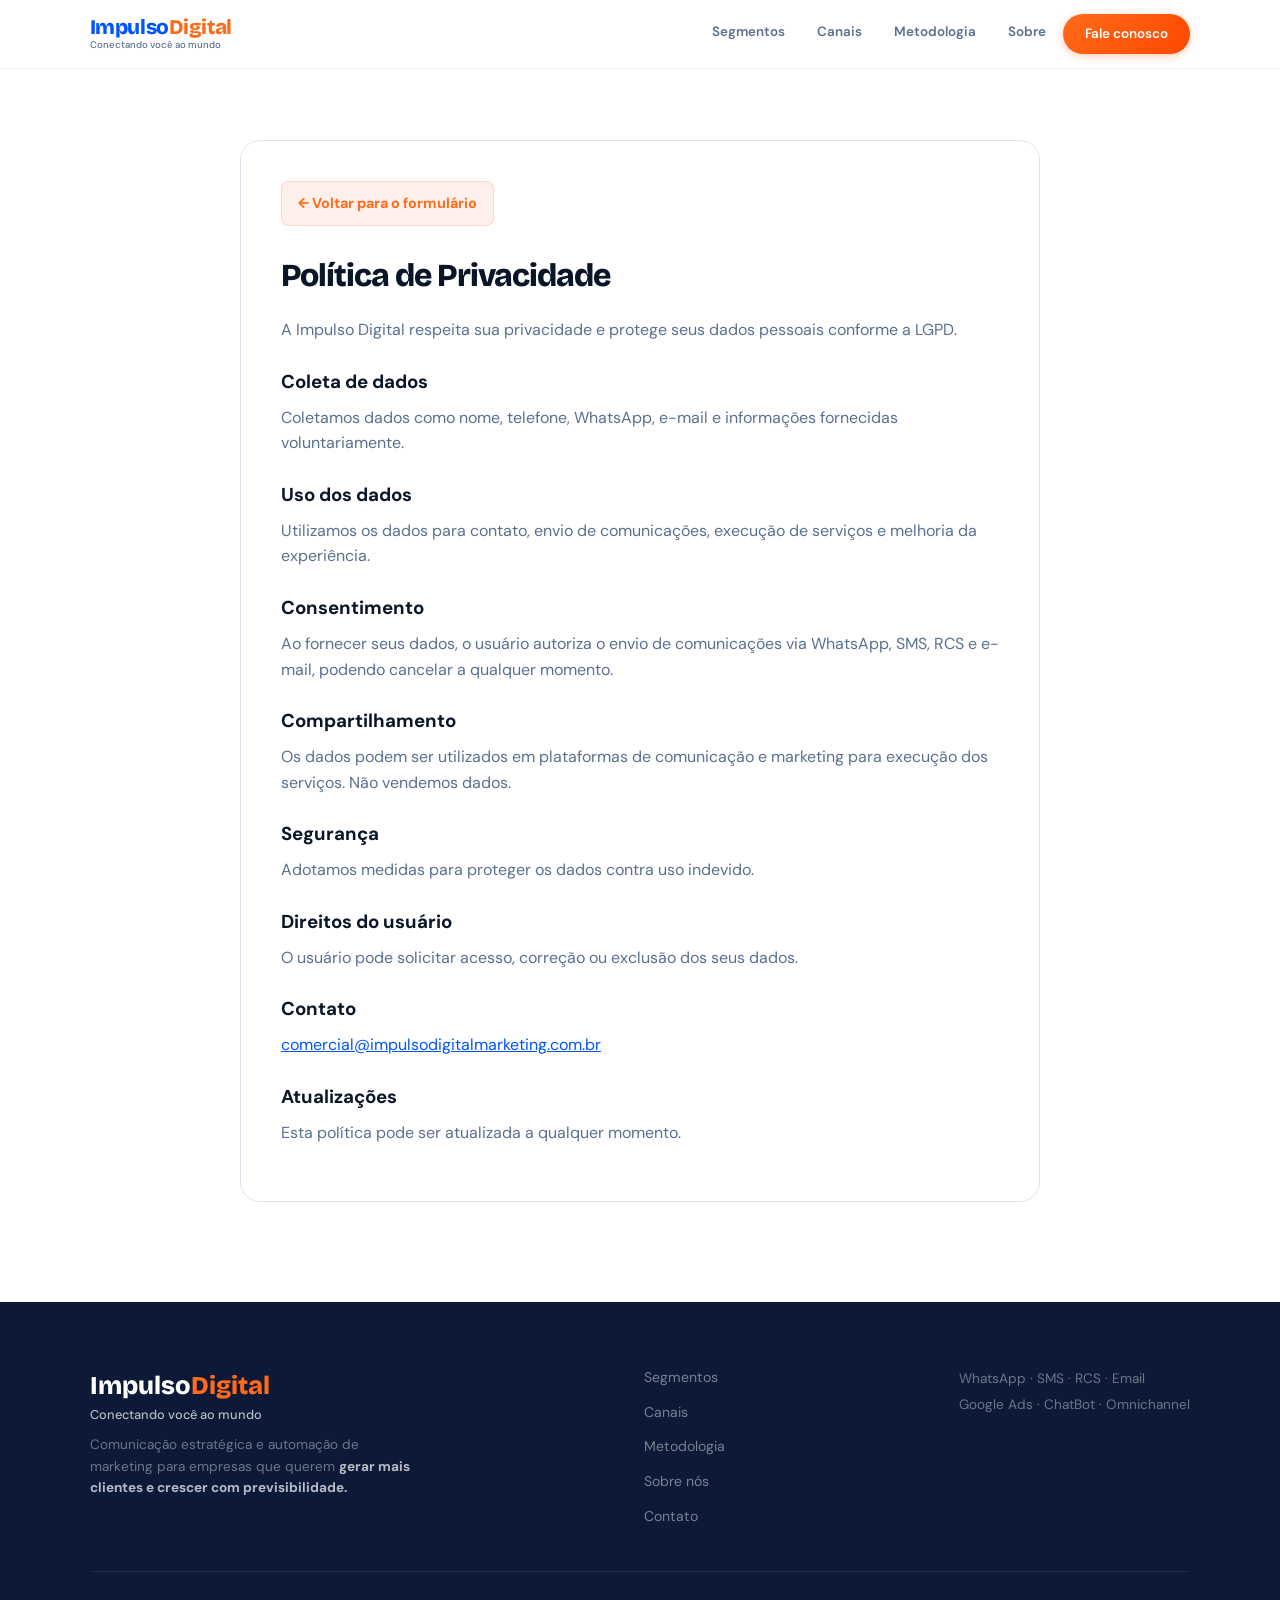
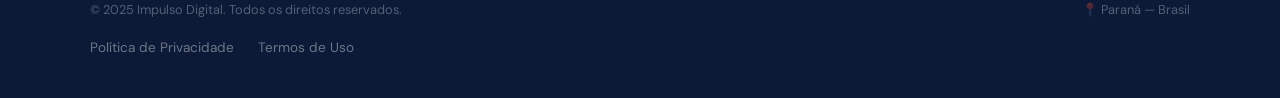
<file: politica-de-privacidade.html>
<!DOCTYPE html>
<html lang="pt-BR">
<head>
<meta charset="UTF-8">
<meta name="viewport" content="width=device-width, initial-scale=1.0">
<title>Política de Privacidade — Impulso Digital</title>
<link href="https://fonts.googleapis.com/css2?family=Bricolage+Grotesque:opsz,wght@12..96,300;12..96,400;12..96,500;12..96,700;12..96,800&family=DM+Sans:ital,opsz,wght@0,9..40,300;0,9..40,400;0,9..40,500;1,9..40,300&display=swap" rel="stylesheet">
<link rel="icon" type="image/png" href="assets/img/favicon.avif">
<link rel="preconnect" href="https://fonts.googleapis.com">
<link rel="stylesheet" href="css/styles.css">
</head>
<body>

<header id="main-nav">
  <div class="nav-logo">
    <a href="index.html" style="text-decoration: none; color: inherit;">Impulso<em>Digital</em></a>
    <div class="logo-sub">Conectando você ao mundo</div>
  </div>
  <ul class="nav-links">
    <li><a href="index.html#segmentos">Segmentos</a></li>
    <li><a href="index.html#servicos">Canais</a></li>
    <li><a href="index.html#metodologia">Metodologia</a></li>
    <li><a href="index.html#sobre">Sobre</a></li>
    <li><a href="index.html#contato" class="nav-cta">Fale conosco</a></li>
  </ul>
  <div class="nav-ham" id="navHam" onclick="toggleDrawer()">
    <span></span><span></span><span></span>
  </div>
</header>

<div class="nav-drawer" id="navDrawer">
  <button class="drawer-close" onclick="toggleDrawer()">✕</button>
  <a href="index.html#segmentos" onclick="toggleDrawer()">Segmentos</a>
  <a href="index.html#servicos" onclick="toggleDrawer()">Canais</a>
  <a href="index.html#metodologia" onclick="toggleDrawer()">Metodologia</a>
  <a href="index.html#sobre" onclick="toggleDrawer()">Sobre</a>
  <a href="index.html#contato" onclick="toggleDrawer()" style="color:var(--orange)">Fale conosco →</a>
</div>

<section class="inner" style="padding: 140px 7% 100px;">
  <div class="r" style="max-width: 800px; margin: 0 auto; background: var(--white); padding: 40px; border-radius: 20px; border: 1px solid var(--border);">
    <a href="index.html#contato" style="display: inline-flex; align-items: center; margin-bottom: 32px; font-weight: 700; font-size: 0.9rem; color: var(--orange); text-decoration: none; padding: 10px 16px; background: var(--orange-lt); border-radius: 8px; border: 1px solid rgba(255, 107, 26, 0.2);">← Voltar para o formulário</a>
    <h1 class="sec-title" style="margin-bottom: 24px; font-size: 2rem;">Política de Privacidade</h1>
    <p style="color: var(--muted); margin-bottom: 24px;">A Impulso Digital respeita sua privacidade e protege seus dados pessoais conforme a LGPD.</p>
    
    <h3 style="color: var(--ink); margin-top: 24px; margin-bottom: 8px;">Coleta de dados</h3>
    <p style="color: var(--muted); margin-bottom: 16px;">Coletamos dados como nome, telefone, WhatsApp, e-mail e informações fornecidas voluntariamente.</p>

    <h3 style="color: var(--ink); margin-top: 24px; margin-bottom: 8px;">Uso dos dados</h3>
    <p style="color: var(--muted); margin-bottom: 16px;">Utilizamos os dados para contato, envio de comunicações, execução de serviços e melhoria da experiência.</p>

    <h3 style="color: var(--ink); margin-top: 24px; margin-bottom: 8px;">Consentimento</h3>
    <p style="color: var(--muted); margin-bottom: 16px;">Ao fornecer seus dados, o usuário autoriza o envio de comunicações via WhatsApp, SMS, RCS e e-mail, podendo cancelar a qualquer momento.</p>

    <h3 style="color: var(--ink); margin-top: 24px; margin-bottom: 8px;">Compartilhamento</h3>
    <p style="color: var(--muted); margin-bottom: 16px;">Os dados podem ser utilizados em plataformas de comunicação e marketing para execução dos serviços. Não vendemos dados.</p>

    <h3 style="color: var(--ink); margin-top: 24px; margin-bottom: 8px;">Segurança</h3>
    <p style="color: var(--muted); margin-bottom: 16px;">Adotamos medidas para proteger os dados contra uso indevido.</p>

    <h3 style="color: var(--ink); margin-top: 24px; margin-bottom: 8px;">Direitos do usuário</h3>
    <p style="color: var(--muted); margin-bottom: 16px;">O usuário pode solicitar acesso, correção ou exclusão dos seus dados.</p>

    <h3 style="color: var(--ink); margin-top: 24px; margin-bottom: 8px;">Contato</h3>
    <p style="color: var(--muted); margin-bottom: 16px; word-break: break-all;"><a href="mailto:comercial@impulsodigitalmarketing.com.br" style="color: var(--blue);">comercial@impulsodigitalmarketing.com.br</a></p>

    <h3 style="color: var(--ink); margin-top: 24px; margin-bottom: 8px;">Atualizações</h3>
    <p style="color: var(--muted); margin-bottom: 16px;">Esta política pode ser atualizada a qualquer momento.</p>
  </div>
</section>

<footer id="site-footer">
  <div class="footer-inner">
    <div class="footer-top">
      <div>
        <div class="f-logo">
          Impulso<em>Digital</em>
          <div class="logo-sub" style="font-size: 0.8rem; font-weight: 500; color: rgba(255,255,255,0.7); margin-top: -2px;">Conectando você ao mundo</div>
        </div>
        <p class="f-tagline">Comunicação estratégica e automação de marketing para empresas que querem <strong style="color:rgba(255,255,255,0.7);">gerar mais clientes e crescer com previsibilidade.</strong></p>
      </div>
      <div class="footer-links">
        <a href="index.html#segmentos">Segmentos</a>
        <a href="index.html#servicos">Canais</a>
        <a href="index.html#metodologia">Metodologia</a>
        <a href="index.html#sobre">Sobre nós</a>
        <a href="index.html#contato">Contato</a>
      </div>
      <div>
        <p class="f-services">WhatsApp · SMS · RCS · Email<br>Google Ads · ChatBot · Omnichannel</p>
      </div>
    </div>
    <div class="footer-bottom" style="display: flex; flex-direction: column; gap: 16px;">
      <div style="display: flex; justify-content: space-between; flex-wrap: wrap; width: 100%;">
        <span class="f-copy">© 2025 Impulso Digital. Todos os direitos reservados.</span>
        <span class="f-loc">📍 Paraná — Brasil</span>
      </div>
      <div style="display: flex; gap: 24px; flex-wrap: wrap;">
        <a href="politica-de-privacidade.html" style="color: rgba(255,255,255,0.4); text-decoration: none; font-size: 0.85rem; transition: 0.2s;">Política de Privacidade</a>
        <a href="termos-de-uso.html" style="color: rgba(255,255,255,0.4); text-decoration: none; font-size: 0.85rem; transition: 0.2s;">Termos de Uso</a>
      </div>
    </div>
  </div>
</footer>

<script src="js/main.js"></script>
</body>
</html>
</file>
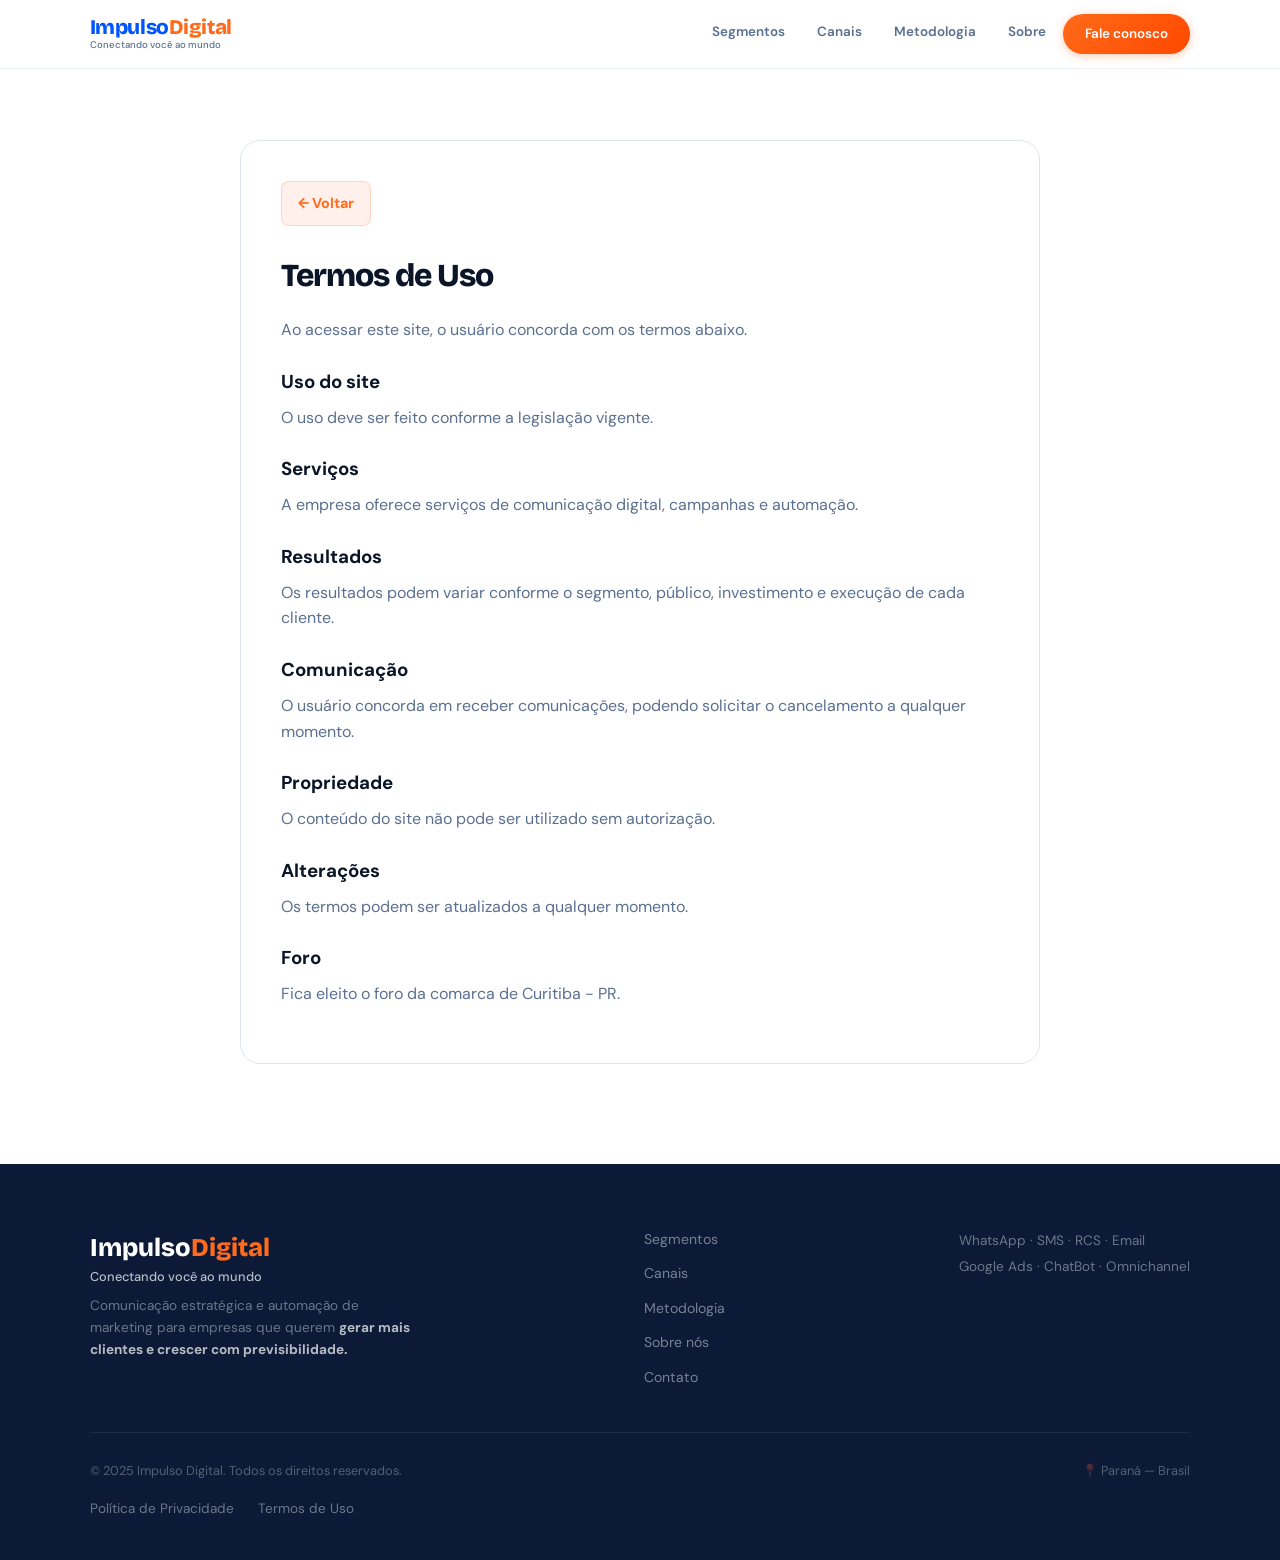
<file: termos-de-uso.html>
<!DOCTYPE html>
<html lang="pt-BR">
<head>
<meta charset="UTF-8">
<meta name="viewport" content="width=device-width, initial-scale=1.0">
<title>Termos de Uso — Impulso Digital</title>
<link href="https://fonts.googleapis.com/css2?family=Bricolage+Grotesque:opsz,wght@12..96,300;12..96,400;12..96,500;12..96,700;12..96,800&family=DM+Sans:ital,opsz,wght@0,9..40,300;0,9..40,400;0,9..40,500;1,9..40,300&display=swap" rel="stylesheet">
<link rel="icon" type="image/png" href="assets/img/favicon.avif">
<link rel="preconnect" href="https://fonts.googleapis.com">
<link rel="stylesheet" href="css/styles.css">
</head>
<body>

<header id="main-nav">
  <div class="nav-logo">
    <a href="index.html" style="text-decoration: none; color: inherit;">Impulso<em>Digital</em></a>
    <div class="logo-sub">Conectando você ao mundo</div>
  </div>
  <ul class="nav-links">
    <li><a href="index.html#segmentos">Segmentos</a></li>
    <li><a href="index.html#servicos">Canais</a></li>
    <li><a href="index.html#metodologia">Metodologia</a></li>
    <li><a href="index.html#sobre">Sobre</a></li>
    <li><a href="index.html#contato" class="nav-cta">Fale conosco</a></li>
  </ul>
  <div class="nav-ham" id="navHam" onclick="toggleDrawer()">
    <span></span><span></span><span></span>
  </div>
</header>

<div class="nav-drawer" id="navDrawer">
  <button class="drawer-close" onclick="toggleDrawer()">✕</button>
  <a href="index.html#segmentos" onclick="toggleDrawer()">Segmentos</a>
  <a href="index.html#servicos" onclick="toggleDrawer()">Canais</a>
  <a href="index.html#metodologia" onclick="toggleDrawer()">Metodologia</a>
  <a href="index.html#sobre" onclick="toggleDrawer()">Sobre</a>
  <a href="index.html#contato" onclick="toggleDrawer()" style="color:var(--orange)">Fale conosco →</a>
</div>

<section class="inner" style="padding: 140px 7% 100px;">
  <div class="r" style="max-width: 800px; margin: 0 auto; background: var(--white); padding: 40px; border-radius: 20px; border: 1px solid var(--border);">
    <a href="index.html#contato" style="display: inline-flex; align-items: center; margin-bottom: 32px; font-weight: 700; font-size: 0.9rem; color: var(--orange); text-decoration: none; padding: 10px 16px; background: var(--orange-lt); border-radius: 8px; border: 1px solid rgba(255, 107, 26, 0.2);">← Voltar</a>
    <h1 class="sec-title" style="margin-bottom: 24px; font-size: 2rem;">Termos de Uso</h1>
    <p style="color: var(--muted); margin-bottom: 24px;">Ao acessar este site, o usuário concorda com os termos abaixo.</p>
    
    <h3 style="color: var(--ink); margin-top: 24px; margin-bottom: 8px;">Uso do site</h3>
    <p style="color: var(--muted); margin-bottom: 16px;">O uso deve ser feito conforme a legislação vigente.</p>

    <h3 style="color: var(--ink); margin-top: 24px; margin-bottom: 8px;">Serviços</h3>
    <p style="color: var(--muted); margin-bottom: 16px;">A empresa oferece serviços de comunicação digital, campanhas e automação.</p>

    <h3 style="color: var(--ink); margin-top: 24px; margin-bottom: 8px;">Resultados</h3>
    <p style="color: var(--muted); margin-bottom: 16px;">Os resultados podem variar conforme o segmento, público, investimento e execução de cada cliente.</p>

    <h3 style="color: var(--ink); margin-top: 24px; margin-bottom: 8px;">Comunicação</h3>
    <p style="color: var(--muted); margin-bottom: 16px;">O usuário concorda em receber comunicações, podendo solicitar o cancelamento a qualquer momento.</p>

    <h3 style="color: var(--ink); margin-top: 24px; margin-bottom: 8px;">Propriedade</h3>
    <p style="color: var(--muted); margin-bottom: 16px;">O conteúdo do site não pode ser utilizado sem autorização.</p>

    <h3 style="color: var(--ink); margin-top: 24px; margin-bottom: 8px;">Alterações</h3>
    <p style="color: var(--muted); margin-bottom: 16px;">Os termos podem ser atualizados a qualquer momento.</p>

    <h3 style="color: var(--ink); margin-top: 24px; margin-bottom: 8px;">Foro</h3>
    <p style="color: var(--muted); margin-bottom: 16px;">Fica eleito o foro da comarca de Curitiba - PR.</p>
  </div>
</section>

<footer id="site-footer">
  <div class="footer-inner">
    <div class="footer-top">
      <div>
        <div class="f-logo">
          Impulso<em>Digital</em>
          <div class="logo-sub" style="font-size: 0.8rem; font-weight: 500; color: rgba(255,255,255,0.7); margin-top: -2px;">Conectando você ao mundo</div>
        </div>
        <p class="f-tagline">Comunicação estratégica e automação de marketing para empresas que querem <strong style="color:rgba(255,255,255,0.7);">gerar mais clientes e crescer com previsibilidade.</strong></p>
      </div>
      <div class="footer-links">
        <a href="index.html#segmentos">Segmentos</a>
        <a href="index.html#servicos">Canais</a>
        <a href="index.html#metodologia">Metodologia</a>
        <a href="index.html#sobre">Sobre nós</a>
        <a href="index.html#contato">Contato</a>
      </div>
      <div>
        <p class="f-services">WhatsApp · SMS · RCS · Email<br>Google Ads · ChatBot · Omnichannel</p>
      </div>
    </div>
    <div class="footer-bottom" style="display: flex; flex-direction: column; gap: 16px;">
      <div style="display: flex; justify-content: space-between; flex-wrap: wrap; width: 100%;">
        <span class="f-copy">© 2025 Impulso Digital. Todos os direitos reservados.</span>
        <span class="f-loc">📍 Paraná — Brasil</span>
      </div>
      <div style="display: flex; gap: 24px; flex-wrap: wrap;">
        <a href="politica-de-privacidade.html" style="color: rgba(255,255,255,0.4); text-decoration: none; font-size: 0.85rem; transition: 0.2s;">Política de Privacidade</a>
        <a href="termos-de-uso.html" style="color: rgba(255,255,255,0.4); text-decoration: none; font-size: 0.85rem; transition: 0.2s;">Termos de Uso</a>
      </div>
    </div>
  </div>
</footer>

<script src="js/main.js"></script>
</body>
</html>
</file>
<file: css/styles.css>
:root {
  --orange:    #FF6B1A;
  --orange-dk: #e05500;
  --orange-lt: #FFF0EB;
  --blue:      #0055FF;
  --blue-dk:   #0033cc;
  --blue-lt:   #E8F0FF;
  --ink:       #0a1628;
  --ink2:      #1e293b;
  --muted:     #5a7090;
  --border:    #dde4f0;
  --bg:        #ffffff;
  --card-bg:   #f5f8ff;
  --white:     #ffffff;
  --navy:      #060f24;
  --navy2:     #0c1a38;
}

*, *::before, *::after { margin:0; padding:0; box-sizing:border-box; }
html { scroll-behavior:smooth; }

body {
  background: var(--bg);
  color: var(--ink);
  font-family: 'DM Sans', sans-serif;
  font-size: 16px;
  line-height: 1.6;
  overflow-x: hidden;
}

/* ════════════════════════════
   EFEITO HOVER GLOBAL
════════════════════════════ */
.hover-card {
  transition: transform 0.3s ease, box-shadow 0.3s ease, border-color 0.3s ease;
}
.hover-card:hover {
  transform: translateY(-6px) !important;
  box-shadow: 0 16px 40px rgba(0,85,255,0.08) !important;
  border-color: rgba(0,85,255,0.2) !important;
}

/* ════════════════════════════
   NAVBAR & LOGO
════════════════════════════ */
#main-nav {
  position: fixed; top: 0; left: 0; width: 100%; z-index: 300;
  background: rgba(255, 255, 255, 0.75);
  backdrop-filter: saturate(180%) blur(20px);
  -webkit-backdrop-filter: saturate(180%) blur(20px);
  border-bottom: 1px solid rgba(0, 85, 255, 0.08);
  padding: 14px 7%; display: flex; justify-content: space-between; align-items: center;
}
.nav-logo {
  font-family: 'Bricolage Grotesque', sans-serif;
  font-weight: 800; font-size: 1.3rem; color: var(--blue);
  line-height: 1.1; letter-spacing: -0.02em;
}
.nav-logo em { color: var(--orange); font-style: normal; }
.logo-sub { font-family: 'DM Sans', sans-serif; font-size: 0.6rem; color: var(--muted); font-weight: 500; letter-spacing: 0; }

.nav-links { display: flex; gap: 2px; list-style: none; }
.nav-links a {
  display: block; color: var(--muted); text-decoration: none; font-size: 0.84rem; font-weight: 600;
  padding: 7px 15px; border-radius: 100px; transition: 0.2s;
}
.nav-links a:hover { color: var(--blue); background: var(--blue-lt); }

.nav-cta {
  background: linear-gradient(135deg, var(--orange) 0%, #ff4800 100%) !important;
  color: #fff !important; padding: 9px 22px !important; border-radius: 100px;
  box-shadow: 0 2px 10px rgba(255,90,0,0.3) !important;
}
.nav-cta:hover { transform: translateY(-2px); box-shadow: 0 8px 24px rgba(255,90,0,0.4) !important; }

.nav-ham { display: none; flex-direction: column; gap: 4px; cursor: pointer; padding: 8px; }
.nav-ham span { display: block; width: 20px; height: 2px; background: var(--ink); border-radius: 2px; }

/* Mobile Drawer */
.nav-drawer { display: none; flex-direction: column; position: fixed; inset: 0; background: rgba(255,255,255,0.98); backdrop-filter: blur(20px); z-index: 290; align-items: center; justify-content: center; gap: 10px; }
.nav-drawer.open { display: flex; }
.nav-drawer a { font-family: 'Bricolage Grotesque', sans-serif; font-size: 1.5rem; font-weight: 700; color: var(--ink); text-decoration: none; padding: 10px 32px; border-radius: 12px; }
.drawer-close { position: absolute; top: 24px; right: 24px; font-size: 1.8rem; cursor: pointer; background: none; border: none; }

/* ════════════════════════════
   HERO
════════════════════════════ */
#hero {
  min-height: 100vh; display: flex; flex-direction: column; justify-content: center;
  padding: 140px 7% 90px; position: relative; overflow: hidden; background: #f5f8ff;
}
#hero::before {
  content: ''; position: absolute; inset: 0;
  background: radial-gradient(ellipse 80% 60% at 10% 20%, rgba(0,85,255,0.08) 0%, transparent 60%), radial-gradient(ellipse 50% 40% at 85% 75%, rgba(255,107,26,0.1) 0%, transparent 55%); pointer-events: none;
}
.hero-inner {
  display: grid; 
  grid-template-columns: 1.15fr 1fr;
  gap: 40px; 
  align-items: center;
  max-width: 1500px; 
  margin: 0 auto; 
  position: relative; 
  z-index: 1;
}
.hero-eyebrow {
  display: inline-flex; align-items: center; gap: 8px; background: var(--white); color: var(--blue);
  border: 1px solid rgba(0,85,255,0.18); border-radius: 100px; padding: 7px 16px 7px 12px;
  font-size: 0.78rem; font-weight: 700; margin-bottom: 44px;
}
.hero-title {
  font-family: 'Bricolage Grotesque', sans-serif; 
  font-weight: 800; 
  font-size: clamp(2.3rem, 6.5vw, 6.5rem);
  line-height: 1.05; 
  letter-spacing: -0.03em; 
  margin-bottom: 32px; 
  color: var(--ink);
}
.hero-desc { max-width: 500px; color: var(--muted); font-size: 1.05rem; line-height: 1.7; margin-bottom: 32px; }
.hero-btns { display: flex; gap: 12px; flex-wrap: wrap; align-items: center; }
.btn-solid {
  display: inline-flex; background: linear-gradient(135deg, var(--orange) 0%, #e85000 100%);
  color: #fff; padding: 15px 30px; border-radius: 100px; font-weight: 700; text-decoration: none;
  box-shadow: 0 4px 20px rgba(255,90,0,0.35); transition: 0.2s;
}
.btn-solid:hover { transform: translateY(-3px); box-shadow: 0 12px 30px rgba(255,90,0,0.4); }
.btn-outline {
  display: inline-flex; background: var(--white); color: var(--ink); border: 1.5px solid var(--border);
  padding: 14px 26px; border-radius: 100px; font-weight: 600; text-decoration: none; transition: 0.2s;
}
.btn-outline:hover { border-color: var(--blue); color: var(--blue); }

.hero-visual { 
  display: flex; 
  justify-content: flex-end; 
  align-items: center;
  perspective: 1000px; 
}
.hero-mockup-img {
  max-width: 320px; border-radius: 24px; box-shadow: 0 25px 60px rgba(0,85,255,0.15);
  transform: rotateY(-5deg) rotateX(5deg); animation: floatImg 6s ease-in-out infinite;
}
@keyframes floatImg {
  0%, 100% { transform: translateY(0) rotateY(-5deg) rotateX(5deg); }
  50% { transform: translateY(-15px) rotateY(-2deg) rotateX(8deg); }
}

/* ════════════════════════════
   MOCKUP PURE CSS (CELULAR)
════════════════════════════ */
.hero-mockup-wrapper {
  position: relative;
  width: 320px;
  flex-shrink: 0;
  margin: 0 auto;
  z-index: 10;
  perspective: 1200px;
}

.hero-frame-img {
  display: none;
}

.chat-interface-wrapper {
  position: relative;
  width: 100%;
  height: 640px;
  background: #e5ddd5;
  border-radius: 42px; 
  border: 12px solid #14151a; 
  box-shadow: 
    inset 0 0 0 2px #3a3d4a,
    -20px 30px 60px rgba(0,85,255,0.15),
    0 10px 20px rgba(0,0,0,0.1);
  overflow: hidden; 
  display: flex;
  flex-direction: column;
  font-family: 'DM Sans', sans-serif;
  transform: rotateY(-12deg) rotateX(8deg) rotateZ(-2deg);
  transform-style: preserve-3d;
  animation: floatImg 6s ease-in-out infinite;
}

.chat-interface-wrapper::after {
  content: '';
  position: absolute;
  top: 0;
  left: 50%;
  transform: translateX(-50%);
  width: 110px;
  height: 24px;
  background: #14151a;
  border-bottom-left-radius: 14px;
  border-bottom-right-radius: 14px;
  z-index: 100;
}

.chat-status-bar {
  display: flex;
  justify-content: space-between;
  padding: 32px 18px 8px;
  background: #f1f3f8;
  font-size: 0.65rem;
  font-weight: 600;
  color: var(--muted);
}

.chat-header {
  display: flex;
  align-items: center;
  gap: 10px;
  padding: 10px 14px;
  background: var(--bg);
  border-bottom: 1px solid var(--border);
  position: relative;
}
.chat-avatar {
  width: 36px;
  height: 36px;
  min-width: 36px;
  background: #eee; 
  border-radius: 50%;
  overflow: hidden;
  display: flex;
  align-items: center;
  justify-content: center;
  flex-shrink: 0;
}
.chat-avatar img {
  width: 100%;
  height: 100%;
  object-fit: cover;
  display: block;
}
.verified-badge {
  display: inline-flex;
  align-self: center;
  margin-left: 4px;
  transform: translateY(1px); 
}
.chat-name {
  display: flex;
  align-items: center;
  font-weight: 700;
  font-size: 0.82rem;
  color: var(--ink);
  line-height: 1;
}
.chat-actions {
  position: absolute;
  right: 14px;
  display: flex;
  align-items: center;
  gap: 14px;
}

.chat-body {
  flex: 1;
  padding: 16px 14px;
  background: #e5ddd5;
  display: flex;
  flex-direction: column;
  gap: 12px;
  overflow-y: auto;
}

.chat-bubble {
  max-width: 85%;
  padding: 10px 14px 18px;
  border-radius: 12px;
  font-size: 0.78rem;
  line-height: 1.4;
  position: relative;
  word-wrap: break-word;
}
.chat-bubble.received {
  background: var(--white);
  color: var(--ink);
  align-self: flex-start;
  border-top-left-radius: 4px;
}
.bubble-time {
  position: absolute;
  bottom: 4px; right: 8px;
  font-size: 0.55rem;
  color: var(--muted);
}

.chat-card.received {
  background: var(--white);
  border: 1px solid rgba(0,0,0,0.05);
  border-radius: 12px;
  border-top-left-radius: 4px;
  padding: 18px 14px;
  align-self: flex-start;
  max-width: 90%;
  box-shadow: 0 4px 10px rgba(0,0,0,0.08);
}
.card-hero-icon { font-size: 2rem; margin-bottom: 10px; }
.card-title { font-weight: 800; font-size: 0.9rem; color: var(--ink); margin-bottom: 4px; }
.card-price { font-size: 0.7rem; color: var(--muted); margin-bottom: 12px; }
.card-final-price { font-weight: 700; color: var(--orange); font-size: 0.8rem; }
.card-topics { list-style: none; font-size: 0.7rem; color: var(--muted); line-height: 1.6; margin-bottom: 18px; }

.card-actions { display: flex; flex-direction: column; gap: 8px; }
.card-actions button {
  width: 100%; border: none; padding: 10px; border-radius: 8px;
  font-family: 'DM Sans', sans-serif; font-weight: 700; font-size: 0.7rem; cursor: pointer; transition: 0.2s;
}
.card-btn-orange { background: var(--orange); color: var(--white); }
.card-btn-blue   { background: var(--blue); color: var(--white); }

/* ════════════════════════════
   ELEMENTOS DECORATIVOS
════════════════════════════ */
.hero-deco-ring {
  position: absolute;
  top: 50%;
  left: 80%;
  width: 600px;
  height: 600px;
  border: 1px solid rgba(0, 85, 255, 0.05);
  border-radius: 50%;
  transform: translate(-50%, -50%);
  pointer-events: none;
  z-index: 0;
}

.hero-deco-ring::before {
  content: '';
  position: absolute;
  inset: -50px;
  border: 1px solid rgba(255, 107, 26, 0.03);
  border-radius: 50%;
}

.hero-deco-dot {
  position: absolute;
  width: 12px;
  height: 12px;
  border-radius: 50%;
  pointer-events: none;
  z-index: 0;
}

.hero-deco-dot.d1 {
  background: var(--orange);
  top: 20%; left: 10%;
  opacity: 0.4;
  animation: floatDot 8s ease-in-out infinite;
}

.hero-deco-dot.d2 {
  background: var(--blue);
  bottom: 15%; right: 25%;
  opacity: 0.3;
  animation: floatDot 12s ease-in-out infinite reverse;
}

.hero-deco-dot.d3 {
  background: var(--orange);
  top: 45%; right: 10%;
  width: 8px; height: 8px;
  opacity: 0.2;
  animation: floatDot 10s ease-in-out infinite 2s;
}

@keyframes floatDot {
  0%, 100% { transform: translate(0, 0); }
  50% { transform: translate(20px, -30px); }
}

.chat-card.received.chat-image-msg {
  padding: 0;
  border-radius: 12px;
  overflow: hidden;
  max-width: 90%;
  border: 1px solid rgba(0,0,0,0.1);
  box-shadow: 0 8px 30px rgba(0,0,0,0.1);
}

.card-banner-img { width: 100%; height: auto; display: block; }
.card-content-overlay { padding: 16px 14px; background: var(--white); border-bottom: 1px solid var(--border); }
.card-price-row { font-size: 0.8rem; color: var(--muted); margin-bottom: 4px; }
.card-final-price { font-weight: 800; color: var(--orange); font-size: 1.1rem; }
.card-hint { font-size: 0.65rem; color: var(--muted); font-style: italic; }
.chat-card.chat-image-msg .card-actions { padding: 12px 14px; gap: 8px; }

.ht-accent { color: var(--orange); }
.ht-light  { color: var(--blue); }

/* ════════════════════════════
   HERO — DOIS CELULARES
════════════════════════════ */
.hero-phones-duo {
  display: flex;
  align-items: flex-start;
  gap: 24px;
  justify-content: flex-end;
  zoom: 0.9;
}

.phone-left  { transform-origin: center top; }
.phone-right { transform-origin: center top; margin-top: 40px; }

.phone-label {
  text-align: center;
  font-size: 0.65rem;
  font-weight: 800;
  letter-spacing: 0.1em;
  text-transform: uppercase;
  color: var(--muted);
  margin-bottom: 10px;
  font-family: 'Bricolage Grotesque', sans-serif;
}
.phone-label-rcs {
  color: #b06fc4;
}

/* ════════════════════════════
   RCS PHONE — VARIANTE ROSA/ROXO
════════════════════════════ */
.rcs-phone {
  background: #faf7ff !important;
  border-color: #1a1520 !important;
  box-shadow:
    inset 0 0 0 2px #3a2d4a,
    20px 30px 60px rgba(176,111,196,0.18),
    0 10px 20px rgba(0,0,0,0.1) !important;
  animation: floatRcs 7s ease-in-out infinite !important;
}

@keyframes floatRcs {
  0%, 100% { transform: translateY(0) rotateY(12deg) rotateX(8deg) rotateZ(2deg); }
  50% { transform: translateY(-15px) rotateY(10deg) rotateX(11deg) rotateZ(2deg); }
}

.rcs-header {
  background: linear-gradient(135deg, #fff 0%, #fdf5ff 100%) !important;
  border-bottom: 1px solid rgba(176,111,196,0.15) !important;
}

.rcs-avatar {
  background: linear-gradient(135deg, #f3d9ff 0%, #e8c4f8 100%) !important;
  display: flex;
  align-items: center;
  justify-content: center;
}

.rcs-body {
  background: linear-gradient(180deg, #f5eeff 0%, #ede4f8 100%) !important;
  gap: 10px !important;
}

/* ── Rich Card RCS ── */
.rcs-rich-card {
  background: var(--white);
  border-radius: 16px;
  overflow: hidden;
  align-self: flex-start;
  max-width: 92%;
  box-shadow: 0 8px 24px rgba(176,111,196,0.15);
  border: 1px solid rgba(176,111,196,0.12);
}

.rcs-card-banner {
  height: 130px;
  position: relative;
  overflow: hidden;
}

.rcs-banner-bg {
  width: 100%;
  height: 100%;
  background: linear-gradient(135deg, #c47ed4 0%, #8b44aa 50%, #5e2a7e 100%);
  position: relative;
  display: flex;
  align-items: flex-end;
}

.rcs-banner-bg::before {
  content: '🌸';
  position: absolute;
  font-size: 4rem;
  top: -8px;
  right: 10px;
  opacity: 0.25;
  transform: rotate(-15deg);
}

.rcs-banner-bg::after {
  content: '✨';
  position: absolute;
  font-size: 1.5rem;
  top: 14px;
  left: 14px;
  opacity: 0.5;
}

.rcs-banner-overlay {
  position: absolute;
  inset: 0;
  background: linear-gradient(to top, rgba(0,0,0,0.5) 0%, transparent 60%);
}

.rcs-banner-content {
  position: absolute;
  bottom: 0;
  left: 0;
  right: 0;
  padding: 10px 14px;
  z-index: 2;
}

.rcs-banner-tag {
  font-size: 0.55rem;
  font-weight: 800;
  letter-spacing: 0.08em;
  text-transform: uppercase;
  color: #ffd6ff;
  margin-bottom: 3px;
  font-family: 'Bricolage Grotesque', sans-serif;
}

.rcs-banner-title {
  font-family: 'Bricolage Grotesque', sans-serif;
  font-size: 0.95rem;
  font-weight: 800;
  color: #fff;
  line-height: 1.15;
  margin-bottom: 5px;
}

.rcs-banner-price {
  display: flex;
  align-items: center;
  gap: 8px;
}

.rcs-price-old {
  font-size: 0.6rem;
  color: rgba(255,255,255,0.55);
  text-decoration: line-through;
}

.rcs-price-new {
  font-size: 0.9rem;
  font-weight: 800;
  color: #ffd6ff;
  font-family: 'Bricolage Grotesque', sans-serif;
}

.rcs-card-body {
  padding: 10px 14px 8px;
}

.rcs-card-desc {
  font-size: 0.72rem;
  color: #5a4070;
  line-height: 1.5;
  margin-bottom: 8px;
}

.rcs-card-chips {
  display: flex;
  gap: 5px;
  flex-wrap: wrap;
}

.rcs-chip {
  background: #f0e4fa;
  color: #8b44aa;
  font-size: 0.6rem;
  font-weight: 700;
  padding: 3px 8px;
  border-radius: 100px;
  font-family: 'DM Sans', sans-serif;
}

.rcs-card-btns {
  display: flex;
  flex-direction: column;
  gap: 0;
  border-top: 1px solid rgba(176,111,196,0.12);
  margin-top: 8px;
}

.rcs-btn-primary {
  width: 100%;
  background: linear-gradient(135deg, #c47ed4 0%, #8b44aa 100%);
  color: white;
  border: none;
  padding: 10px 14px;
  font-family: 'Bricolage Grotesque', sans-serif;
  font-weight: 700;
  font-size: 0.75rem;
  cursor: pointer;
  transition: 0.2s;
  border-bottom: 1px solid rgba(176,111,196,0.12);
}

.rcs-btn-primary:hover { opacity: 0.9; }

.rcs-btn-secondary {
  width: 100%;
  background: transparent;
  color: #8b44aa;
  border: none;
  padding: 9px 14px;
  font-family: 'Bricolage Grotesque', sans-serif;
  font-weight: 700;
  font-size: 0.72rem;
  cursor: pointer;
  transition: 0.2s;
}

.rcs-btn-secondary:hover { background: #f9f0ff; }

/* ── Bubble RCS ── */
.rcs-bubble {
  background: var(--white) !important;
  border: 1px solid rgba(176,111,196,0.15) !important;
  border-top-left-radius: 4px !important;
}

/* ── Quick Reply Chips RCS ── */
.rcs-quick-replies {
  display: flex;
  gap: 6px;
  flex-wrap: wrap;
  align-self: flex-start;
  max-width: 95%;
}

.rcs-qr-chip {
  background: var(--white);
  border: 1.5px solid #c47ed4;
  color: #8b44aa;
  font-size: 0.65rem;
  font-weight: 700;
  padding: 6px 11px;
  border-radius: 100px;
  cursor: pointer;
  font-family: 'DM Sans', sans-serif;
  transition: 0.2s;
  white-space: nowrap;
}

.rcs-qr-chip:hover {
  background: #f3d9ff;
  border-color: #8b44aa;
}

@media (max-width: 1350px) {
  .hero-phones-duo {
    zoom: 0.70;
  }
}

/* RESPONSIVIDADE CELULAR 2 */
@media (max-width: 1100px) {
  .hero-phones-duo { gap: 16px; zoom: 0.65; }
  .hero-mockup-wrapper { width: 260px; }
  .chat-interface-wrapper { height: 560px; }
}

@media (max-width: 960px) {
  .hero-phones-duo { justify-content: center; gap: 20px; zoom: 0.85; }
  .hero-visual { justify-content: center; }
  .hero-mockup-wrapper { width: 280px; }
  .phone-right { margin-top: 30px; }
  .chat-interface-wrapper { height: 620px; }
}

@media (max-width: 680px) {
  .phone-right { display: block; margin-top: 0; }
  .hero-phones-duo { justify-content: center; flex-direction: column; align-items: center; gap: 60px; zoom: 0.85; }
  .hero-mockup-wrapper { width: 300px; }
  .chat-interface-wrapper { height: 650px; }
}

/* ════════════════════════════
   MARQUEE
════════════════════════════ */
.marquee-wrap { background: var(--blue); padding: 14px 0; overflow: hidden; position: relative; }
.marquee-track { display: flex; width: max-content; animation: marquee 28s linear infinite; }
.m-item { font-family: 'Bricolage Grotesque', sans-serif; font-size: 0.8rem; font-weight: 700; text-transform: uppercase; color: rgba(255,255,255,0.5); padding: 0 24px; }
.m-item.on { color: #fff; }
.m-dot { color: var(--orange); }
@keyframes marquee { to { transform: translateX(-25%); } }

/* ════════════════════════════
   BARRA DE INDICADORES
════════════════════════════ */
.indicators-bar {
  background: var(--navy);
  padding: 22px 7%;
  display: flex;
  justify-content: center;
  align-items: center;
  flex-wrap: wrap;
  gap: 12px 28px;
}
.ind-item {
  display: flex;
  align-items: center;
  gap: 8px;
  color: rgba(255,255,255,0.82);
  font-size: 0.9rem;
  font-weight: 600;
  font-family: 'DM Sans', sans-serif;
  white-space: nowrap;
}
.ind-check {
  color: var(--orange);
  font-weight: 900;
  font-size: 1rem;
}
.ind-sep {
  color: rgba(255,255,255,0.2);
  font-size: 1.2rem;
  line-height: 1;
}

/* ════════════════════════════
   SHARED
════════════════════════════ */
.inner { max-width: 1260px; margin: 0 auto; padding: 0 7%; }
.sec-eyebrow { display: inline-block; font-size: 0.72rem; letter-spacing: 0.15em; text-transform: uppercase; color: var(--orange); font-weight: 800; margin-bottom: 14px; font-family: 'Bricolage Grotesque', sans-serif; }
.sec-title { font-family: 'Bricolage Grotesque', sans-serif; font-weight: 800; font-size: clamp(2rem, 3.4vw, 2.75rem); letter-spacing: -0.03em; line-height: 1.1; color: var(--ink); margin-bottom: 16px; }
.sec-sub { color: var(--muted); font-size: 0.96rem; line-height: 1.6; max-width: 600px; margin-top: 12px; }

/* ════════════════════════════
   SEGMENTOS
════════════════════════════ */
#segmentos { padding: 100px 0; background: var(--card-bg); }
.seg-grid { display: grid; grid-template-columns: repeat(auto-fit, minmax(240px, 1fr)); gap: 20px; }
.seg-card { background: var(--white); border: 1px solid var(--border); border-radius: 20px; padding: 32px 24px; }
.seg-emoji { font-size: 2.6rem; display: block; margin-bottom: 12px; }
.seg-name { font-family: 'Bricolage Grotesque', sans-serif; font-size: 1.1rem; font-weight: 800; margin-bottom: 8px; }
.seg-hint { font-size: 0.85rem; color: var(--muted); line-height: 1.6; }

/* ════════════════════════════
   SERVIÇOS / CANAIS
════════════════════════════ */
#servicos { padding: 100px 0; background: var(--bg); }
.sec-header { margin-bottom: 44px; }
.bento { display: grid; grid-template-columns: repeat(3, 1fr); gap: 20px; }
.bc { background: var(--white); border: 1px solid var(--border); border-radius: 20px; padding: 34px 28px; }
.icon-wrap { width: 56px; height: 56px; background: var(--blue-lt); border-radius: 14px; display: flex; align-items: center; justify-content: center; font-size: 1.8rem; margin-bottom: 16px; color: var(--blue); }
.bc-name { font-family: 'Bricolage Grotesque', sans-serif; font-size: 1.25rem; font-weight: 800; margin-bottom: 4px; color: var(--ink); }
.bc-sub-label { font-size: 0.82rem; font-weight: 700; color: var(--orange); margin-bottom: 10px; }
.bc-desc { font-size: 0.9rem; color: var(--muted); line-height: 1.6; }

/* ════════════════════════════
   METODOLOGIA & RESULTADOS
════════════════════════════ */
#metodologia { padding: 80px 0; background: var(--card-bg); }
.metodologia-grid { display: flex; flex-wrap: wrap; gap: 16px; justify-content: center; }
.met-step { background: var(--white); border: 1px solid var(--border); border-radius: 16px; padding: 24px; text-align: center; width: calc(20% - 13px); min-width: 180px; }
.met-icon { font-size: 2.5rem; margin-bottom: 12px; }
.met-title { font-family: 'Bricolage Grotesque', sans-serif; font-weight: 800; font-size: 0.95rem; }

#resultados { padding: 100px 0; background: var(--bg); }
.resultados-grid { display: grid; grid-template-columns: repeat(auto-fit, minmax(260px, 1fr)); gap: 24px; }
.res-item { background: var(--white); border: 1px solid var(--border); padding: 32px 24px; border-radius: 20px; }
.res-title { font-family: 'Bricolage Grotesque', sans-serif; font-weight: 800; font-size: 1.1rem; margin-bottom: 10px; color: var(--blue); }
.res-desc { font-size: 0.9rem; color: var(--muted); line-height: 1.6; }

/* ════════════════════════════
   ATENÇÃO — CELULAR NA MÃO
════════════════════════════ */
#atencao { padding: 100px 0; background: var(--card-bg); }
.atencao-grid { display: grid; grid-template-columns: 1fr 1fr; gap: 72px; align-items: center; }

/* ════════════════════════════
   SOBRE
════════════════════════════ */
#sobre { padding: 100px 0; background: var(--bg); }
.sobre-grid { display: grid; grid-template-columns: 1fr 1fr; gap: 72px; align-items: center; }
.sobre-text p { color: var(--muted); font-size: 1.05rem; margin-bottom: 16px; line-height: 1.7; }
.sobre-cards { display: grid; grid-template-columns: 1fr 1fr; gap: 16px; }
.ab { background: var(--white); border: 1px solid var(--border); border-radius: 20px; padding: 28px 24px; }
.ab-icon { font-size: 2rem; margin-bottom: 12px; }
.ab-title { font-family: 'Bricolage Grotesque', sans-serif; font-size: 1.1rem; font-weight: 800; margin-bottom: 6px; }
.ab-sub { font-size: 0.85rem; color: var(--muted); line-height: 1.5; }

/* ════════════════════════════
   CONTATO & FOOTER
════════════════════════════ */
#contato { padding: 100px 0; background: var(--card-bg); }
.contato-grid { display: grid; grid-template-columns: 1fr 1.1fr; gap: 72px; }
.contact-link { display: flex; align-items: center; gap: 16px; background: var(--white); border: 1px solid var(--border); border-radius: 16px; padding: 18px 20px; text-decoration: none; color: var(--ink); }
.cl-icon { width: 48px; height: 48px; border-radius: 14px; display: flex; align-items: center; justify-content: center; font-size: 1.4rem; background: #e8f9ef; color: #25d366; }
.cl-title { font-family: 'Bricolage Grotesque', sans-serif; font-size: 1rem; font-weight: 800; }
.cl-arrow { margin-left: auto; font-size: 1.1rem; color: var(--muted); }

.form-box { background: var(--white); border: 1px solid var(--border); border-radius: 24px; padding: 40px; }
.form-title { font-family: 'Bricolage Grotesque', sans-serif; font-size: 1.4rem; font-weight: 800; margin-bottom: 4px; }
.form-hint { color: var(--muted); font-size: 0.85rem; margin-bottom: 28px; }
.form-2col { display: grid; grid-template-columns: 1fr 1fr; gap: 12px; }
.fg { margin-bottom: 16px; }
.fg label { display: block; font-size: 0.75rem; text-transform: uppercase; font-weight: 800; margin-bottom: 8px; font-family: 'Bricolage Grotesque', sans-serif; }
.fg input, .fg select, .fg textarea { width: 100%; background: var(--card-bg); border: 1.5px solid var(--border); border-radius: 10px; padding: 14px; font-family: 'DM Sans', sans-serif; font-size: 0.95rem; outline: none; transition: 0.2s; }
.fg input:focus, .fg select:focus, .fg textarea:focus { border-color: var(--blue); box-shadow: 0 0 0 4px var(--blue-lt); }
.btn-send { width: 100%; background: linear-gradient(135deg, var(--blue) 0%, var(--blue-dk) 100%); color: #fff; border: none; padding: 17px; border-radius: 14px; font-family: 'Bricolage Grotesque', sans-serif; font-size: 1.05rem; font-weight: 800; cursor: pointer; transition: 0.2s; }
.btn-send:hover { transform: translateY(-2px); box-shadow: 0 12px 30px rgba(0,85,255,0.35); }

#site-footer { background: var(--navy2); color: rgba(255,255,255,0.7); padding: 64px 7% 40px; }
.footer-top { display: flex; justify-content: space-between; flex-wrap: wrap; gap: 32px; padding-bottom: 44px; border-bottom: 1px solid rgba(255,255,255,0.08); margin-bottom: 28px; }
.f-logo { font-family: 'Bricolage Grotesque', sans-serif; font-size: 1.6rem; font-weight: 800; margin-bottom: 8px; color: var(--white); }
.f-logo em { color: var(--orange); font-style: normal; }
.f-tagline { font-size: 0.85rem; color: rgba(255,255,255,0.4); max-width: 320px; line-height: 1.6; }
.footer-links { display: flex; flex-direction: column; gap: 12px; }
.footer-links a { color: rgba(255,255,255,0.45); text-decoration: none; font-size: 0.88rem; transition: 0.2s; }
.footer-links a:hover { color: var(--white); }
.f-services { font-size: 0.85rem; color: rgba(255,255,255,0.4); line-height: 1.9; }
.footer-bottom { display: flex; justify-content: space-between; flex-wrap: wrap; font-size: 0.8rem; color: rgba(255,255,255,0.3); }

/* Animações e Scroll Reveal */
.r { opacity: 0; transform: translateY(28px); transition: 0.7s ease; }
.r.up { opacity: 1; transform: translateY(0); }
.r.d1 { transition-delay: 0.08s; }
.r.d2 { transition-delay: 0.16s; }
.r.d3 { transition-delay: 0.24s; }

/* ════════════════════════════
   RESPONSIVO
════════════════════════════ */
@media (max-width: 960px) {
  .hero-inner { grid-template-columns: 1fr; text-align: center; }
  .hero-visual { justify-content: center; }
  .sobre-grid, .contato-grid, .atencao-grid { grid-template-columns: 1fr; }
  .bento { grid-template-columns: 1fr; }
  .rcs-layout { grid-template-columns: 1fr; }
  .bc.wide { grid-column: span 1; }
  .met-step { width: calc(50% - 8px); }
  .indicators-bar { gap: 10px 16px; }
  .ind-sep { display: none; }
}
@media (max-width: 720px) {
  .nav-links { display: none; }
  .nav-ham { display: flex; }
  .form-2col { grid-template-columns: 1fr; }
  .hero-desc { margin: 0 auto 32px; }
  .hero-btns { justify-content: center; }
  .indicators-bar { flex-direction: column; gap: 10px; padding: 20px 7%; }
  .ind-sep { display: none; }
}

/* --- Lógica do Carrossel RCS --- */
.rcs-carousel-wrapper {
  position: relative;
  width: 100%;
  margin-bottom: 15px;
}

.rcs-carousel-track {
  display: flex;
  overflow-x: auto;
  scroll-snap-type: x mandatory;
  gap: 10px;
  padding-bottom: 5px;
  scroll-behavior: smooth;
  scrollbar-width: none; 
  -ms-overflow-style: none;
}

.rcs-carousel-track::-webkit-scrollbar {
  display: none;
}

.rcs-carousel-item {
  flex: 0 0 90%; /* Define a largura de cada cartão (90% do contêiner) */
  scroll-snap-align: center;
}

.rcs-carousel-btn {
  position: absolute;
  top: 50%;
  transform: translateY(-50%);
  background-color: rgba(255, 255, 255, 0.9);
  border: 1px solid #DADCE0;
  border-radius: 50%;
  width: 28px;
  height: 28px;
  display: flex;
  align-items: center;
  justify-content: center;
  cursor: pointer;
  box-shadow: 0 2px 4px rgba(0,0,0,0.15);
  color: #54656f;
  font-size: 14px;
  z-index: 5;
}

.rcs-carousel-btn.rcs-prev { left: -10px; }
.rcs-carousel-btn.rcs-next { right: -10px; }

/* ── Carrossel RCS Estilo Foto (Conforme Referência) ── */
.rcs-image-carousel {
  width: 100%;
  margin-top: 4px;
}

.rcs-track {
  display: flex;
  overflow-x: auto;
  scroll-snap-type: x mandatory;
  gap: 12px;
  padding-bottom: 8px;
  scrollbar-width: none;
  -ms-overflow-style: none;
}
.rcs-track::-webkit-scrollbar { display: none; }

.rcs-img-card {
  flex: 0 0 88%;
  scroll-snap-align: center;
  background: #ffffff;
  border-radius: 12px;
  border: 1px solid #e5e5e5;
  overflow: hidden;
  box-shadow: 0 4px 12px rgba(0,0,0,0.06);
  display: flex;
  flex-direction: column;
}

.rcs-card-photo {
  width: 100%;
  height: 120px;
  object-fit: cover;
  display: block;
}

.rcs-title-strip {
  background: #3a849f;
  color: white;
  text-align: center;
  font-family: 'DM Sans', sans-serif;
  font-weight: 700;
  font-size: 0.8rem;
  padding: 8px 6px;
}

.rcs-price-box {
  display: flex;
  align-items: baseline;
  justify-content: center;
  gap: 6px;
  padding: 14px 10px;
  background: #fdfdfd;
}

.rcs-old-price {
  font-size: 0.7rem;
  color: #666;
  text-decoration: line-through;
  font-family: 'DM Sans', sans-serif;
}

.rcs-por {
  font-size: 0.75rem;
  color: #333;
  margin: 0 2px;
}

.rcs-new-price {
  font-size: 1.35rem;
  font-weight: 800;
  color: #2b7a4b;
  font-family: 'DM Sans', sans-serif;
}

.rcs-card-actions-row {
  display: flex;
  gap: 8px;
  padding: 0 12px 14px 12px;
}

.rcs-btn-blue {
  flex: 0.7;
  background: #256a8c;
  color: white;
  border: none;
  border-radius: 8px;
  font-weight: 700;
  font-size: 0.7rem;
  padding: 10px 0;
  cursor: pointer;
  font-family: 'DM Sans', sans-serif;
}

.rcs-btn-wpp {
  flex: 1.3;
  background: #f0f7f4;
  color: #2b7a4b;
  border: 1px solid #bce0cd;
  border-radius: 8px;
  font-weight: 700;
  font-size: 0.65rem;
  padding: 6px;
  cursor: pointer;
  display: flex;
  align-items: center;
  justify-content: center;
  gap: 5px;
  text-align: left;
  line-height: 1.1;
  font-family: 'DM Sans', sans-serif;
}

.rcs-btn-wpp svg {
  width: 25px !important;
  height: 25px !important;
  flex-shrink: 0;
}

/* ── Configuração Global para Ícones SVG ── */
.seg-emoji svg, 
.icon-wrap svg, 
.met-icon svg, 
.ab-icon svg, 
.cl-icon svg {
  width: 1em;
  height: 1em;
  stroke: currentColor;
  stroke-width: 1.5;
  stroke-linecap: round;
  stroke-linejoin: round;
  fill: none;
  display: block;
}

.seg-emoji { color: var(--blue); } 
.met-icon { color: var(--orange); }

/* ════════════════════════════
   CARROSSEL MOBILE - SEGMENTOS
════════════════════════════ */
/* Esconde o aviso de deslizar no computador por padrão */
.swipe-hint {
  display: none;
}

@media (max-width: 768px) {
  /* Mostra o aviso "apagadinho" apenas no celular */
  .swipe-hint {
    display: block;
    font-size: 0.85rem;
    color: var(--muted);
    opacity: 0.5;
    margin-top: -10px;
    margin-bottom: 20px;
    font-weight: 600;
  }

  /* Transforma o grid original em um carrossel horizontal */
  .seg-grid {
    display: flex;
    flex-wrap: nowrap;
    overflow-x: auto;
    gap: 16px;
    padding-bottom: 16px;
    -webkit-overflow-scrolling: touch;
    scroll-snap-type: x mandatory;
  }

  /* Esconde a barra de rolagem cinza padrão do navegador */
  .seg-grid::-webkit-scrollbar {
    display: none; 
  }

  .seg-card {
    flex: 0 0 85%; /* Deixa o card com 85% da tela para o próximo aparecer cortado */
    scroll-snap-align: center;
  }
}

/* CARROSSEL MOBILE - CANAIS, METODOLOGIA E RESULTADOS */
@media (max-width: 768px) {
  
  /* 1. Carrossel de Soluções (Canais) */
  .bento {
    display: flex;
    flex-wrap: nowrap;
    overflow-x: auto;
    gap: 16px;
    padding-bottom: 16px;
    -webkit-overflow-scrolling: touch;
    scroll-snap-type: x mandatory;
  }
  .bento::-webkit-scrollbar { display: none; }
  .bento .bc {
    flex: 0 0 85%;
    scroll-snap-align: center;
  }

  /* 2. Carrossel de Metodologia */
  .metodologia-grid {
    display: flex;
    flex-wrap: nowrap;
    overflow-x: auto;
    gap: 16px;
    padding-bottom: 16px;
    -webkit-overflow-scrolling: touch;
    scroll-snap-type: x mandatory;
    justify-content: flex-start;
  }
  .metodologia-grid::-webkit-scrollbar { display: none; }
  .met-step {
    flex: 0 0 75%; /* Menor para mostrar o próximo passo cortado */
    scroll-snap-align: center;
  }

  /* 3. Carrossel de Resultados */
  .resultados-grid {
    display: flex;
    flex-wrap: nowrap;
    overflow-x: auto;
    gap: 16px;
    padding-bottom: 16px;
    -webkit-overflow-scrolling: touch;
    scroll-snap-type: x mandatory;
  }
  .resultados-grid::-webkit-scrollbar { display: none; }
  .res-item {
    flex: 0 0 85%;
    scroll-snap-align: center;
  }

}
</file>
